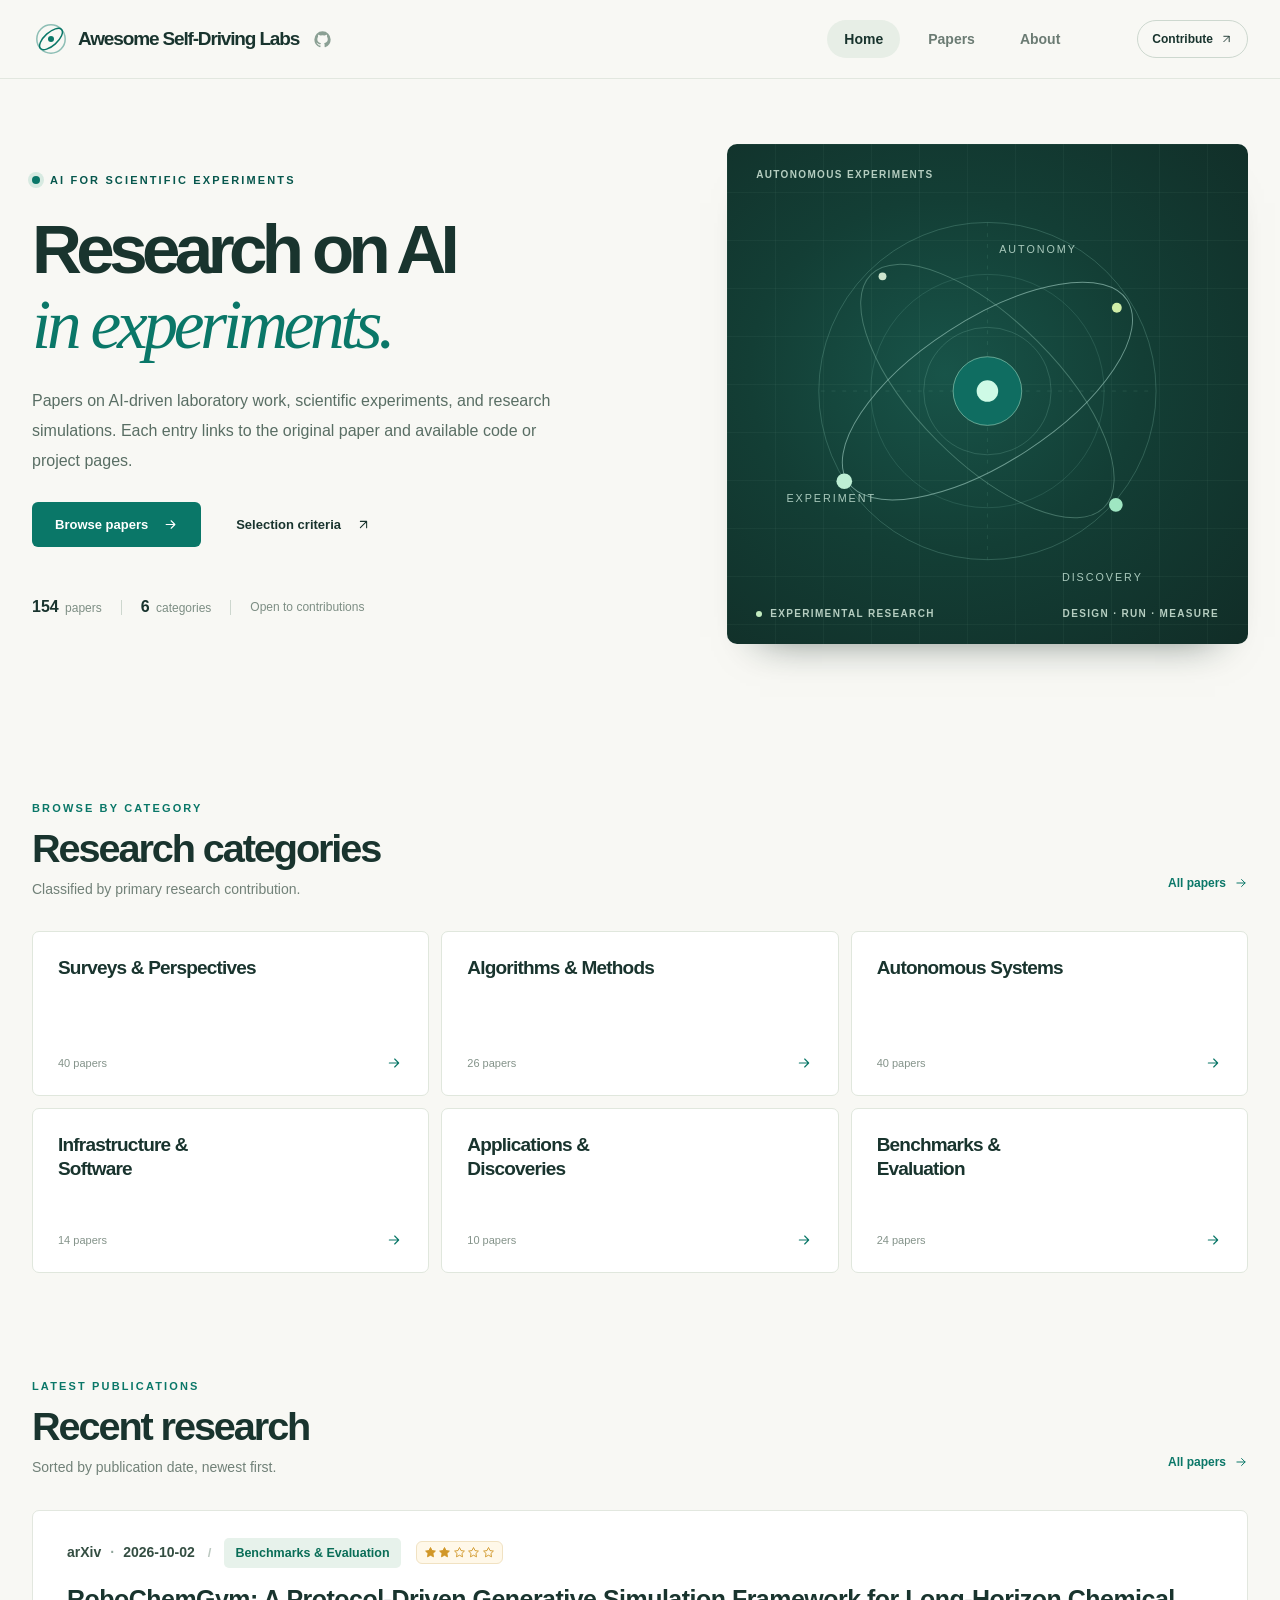
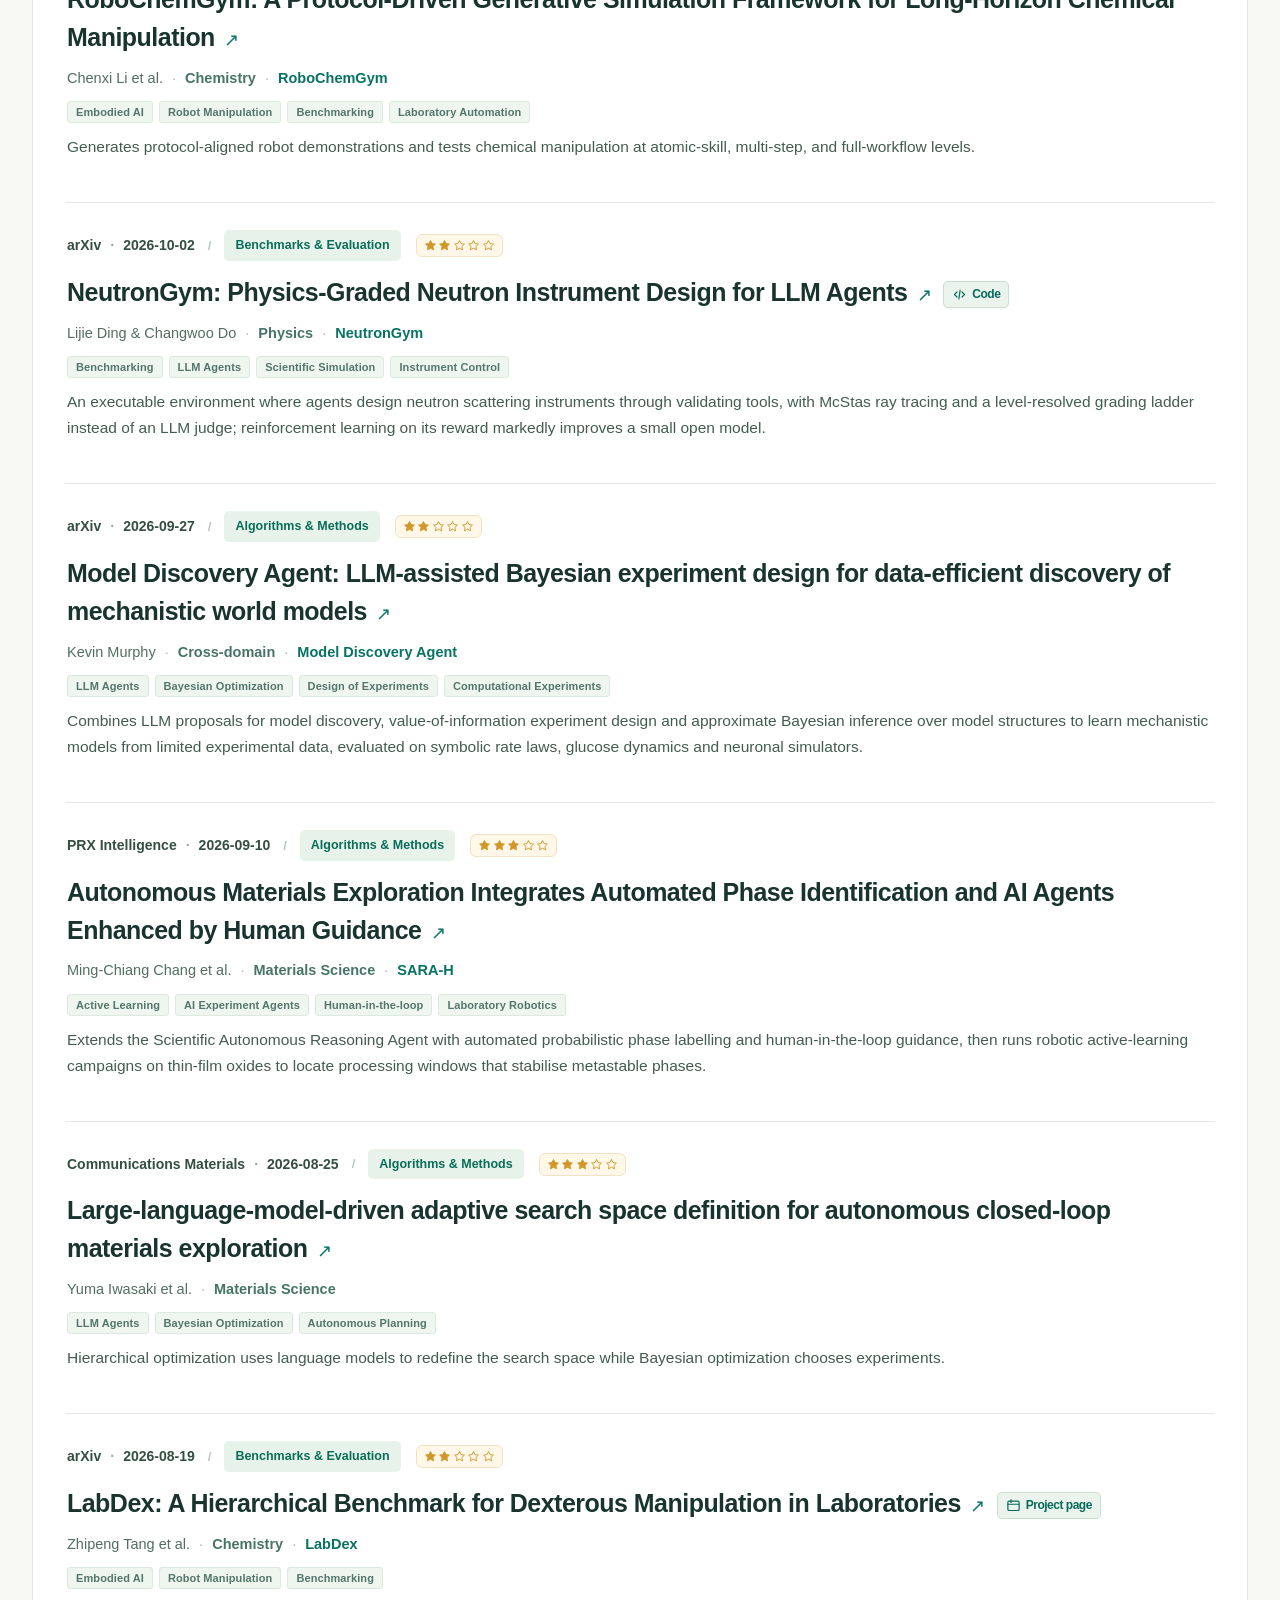
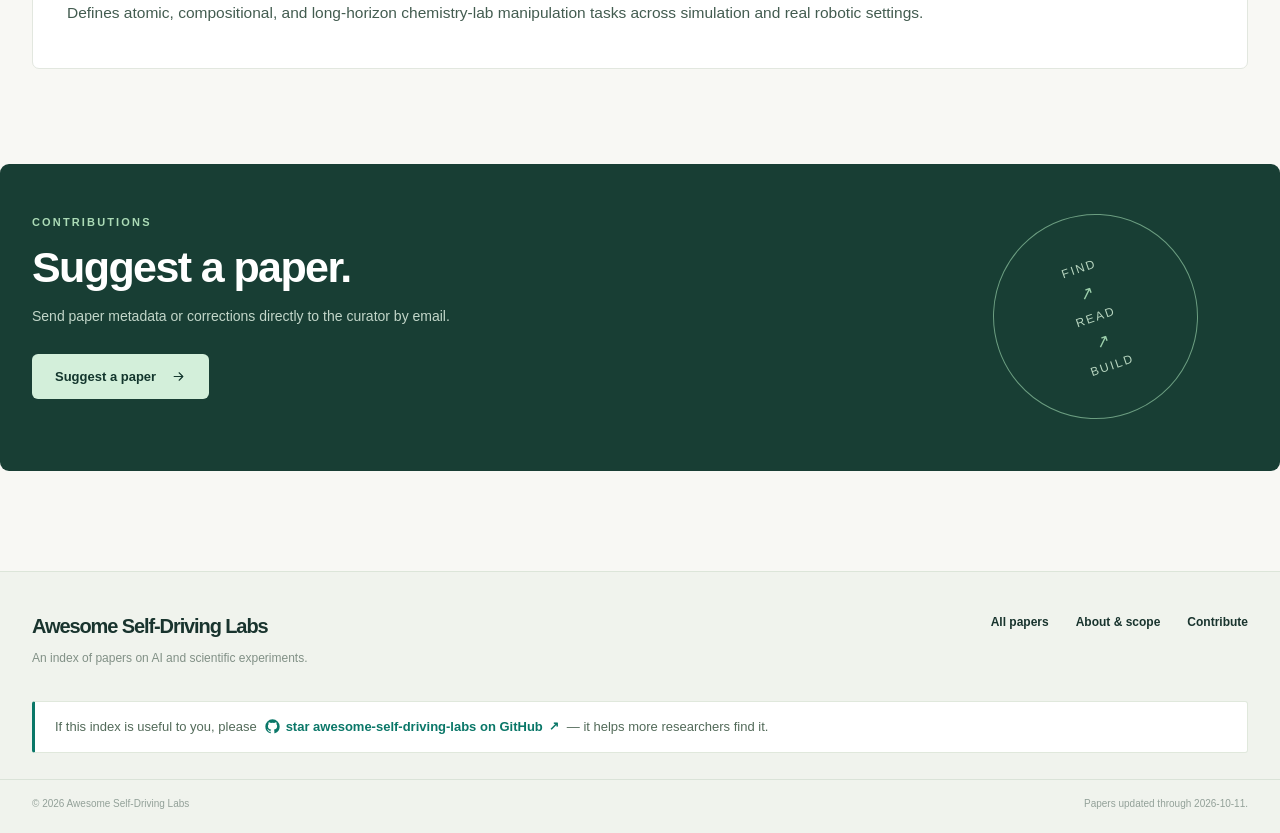
<file: index.html>
<!doctype html><html lang="en"><head><meta charset="utf-8"><meta name="viewport" content="width=device-width,initial-scale=1"><meta http-equiv="refresh" content="0;url=site/index.html"><title>Open Awesome Self-Driving Labs</title></head><body><p>Open the <a href="site/index.html">Awesome Self-Driving Labs website</a>.</p></body></html>
</file>
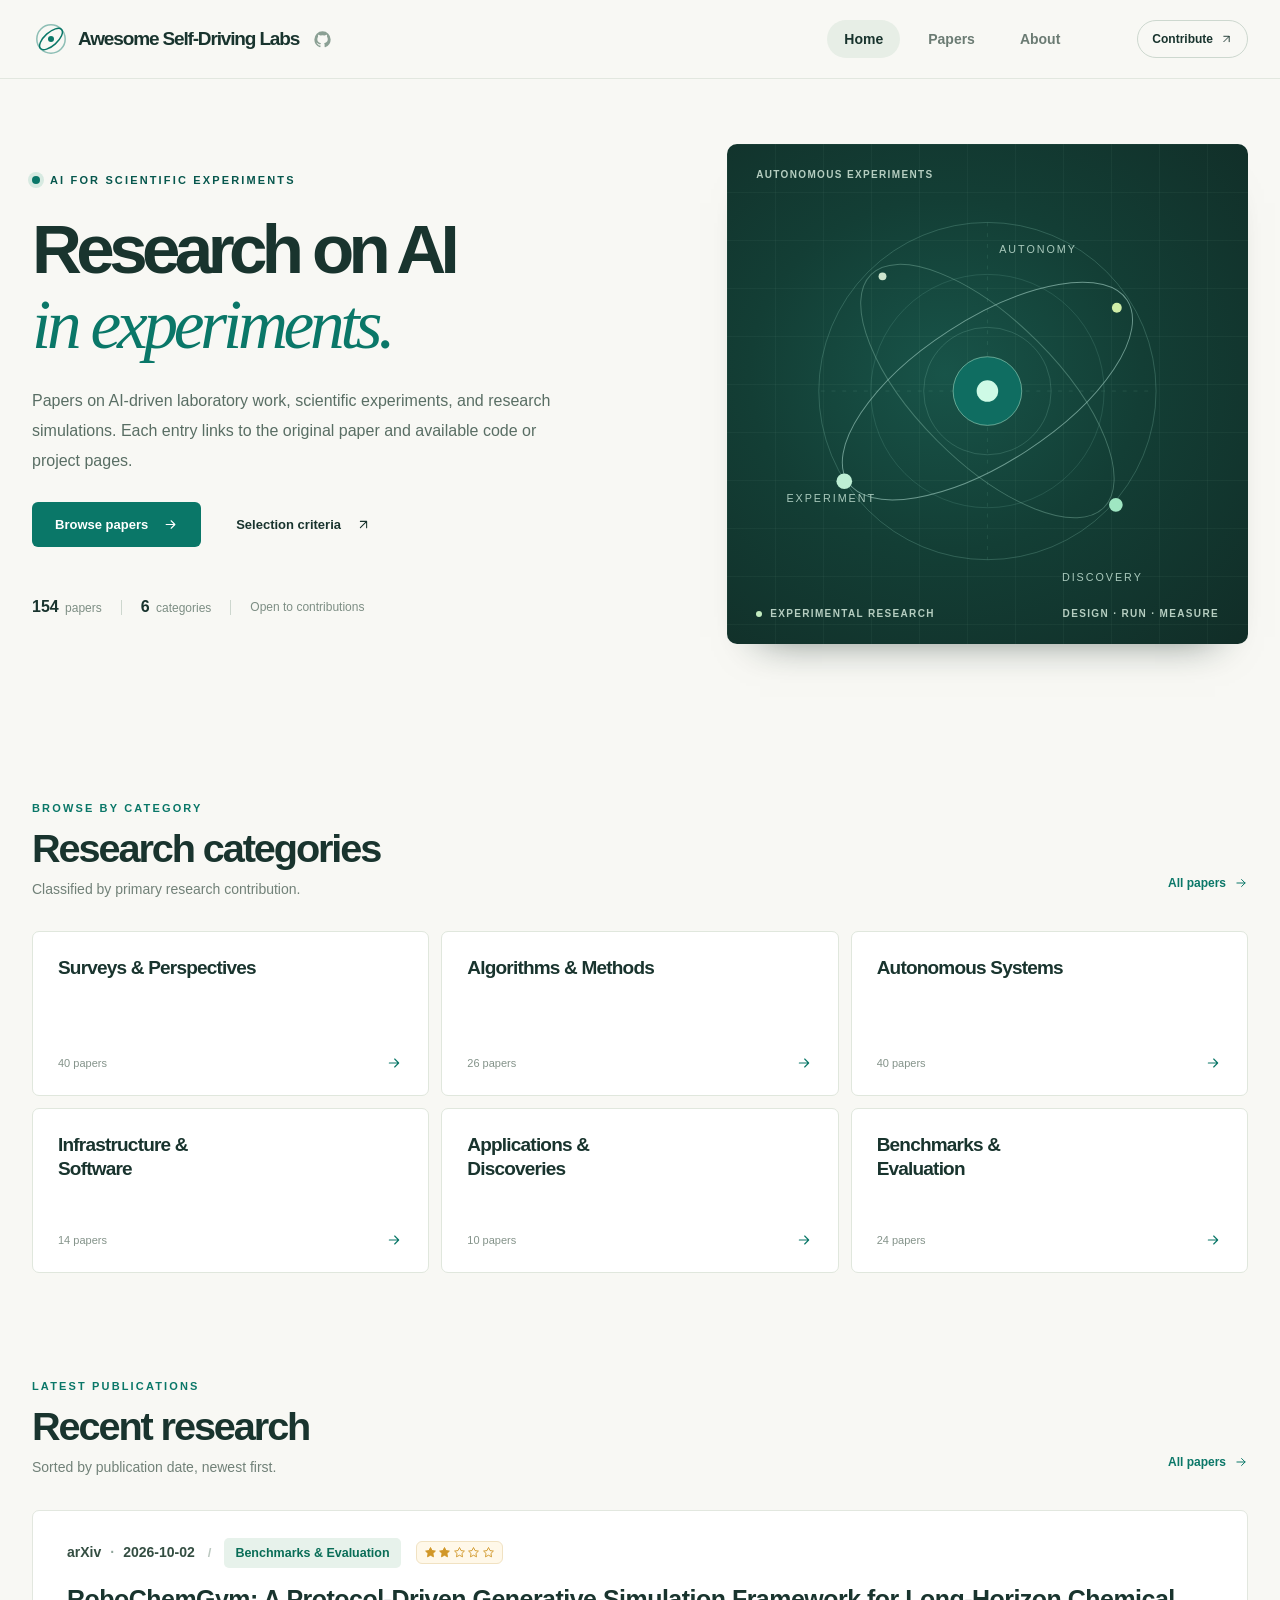
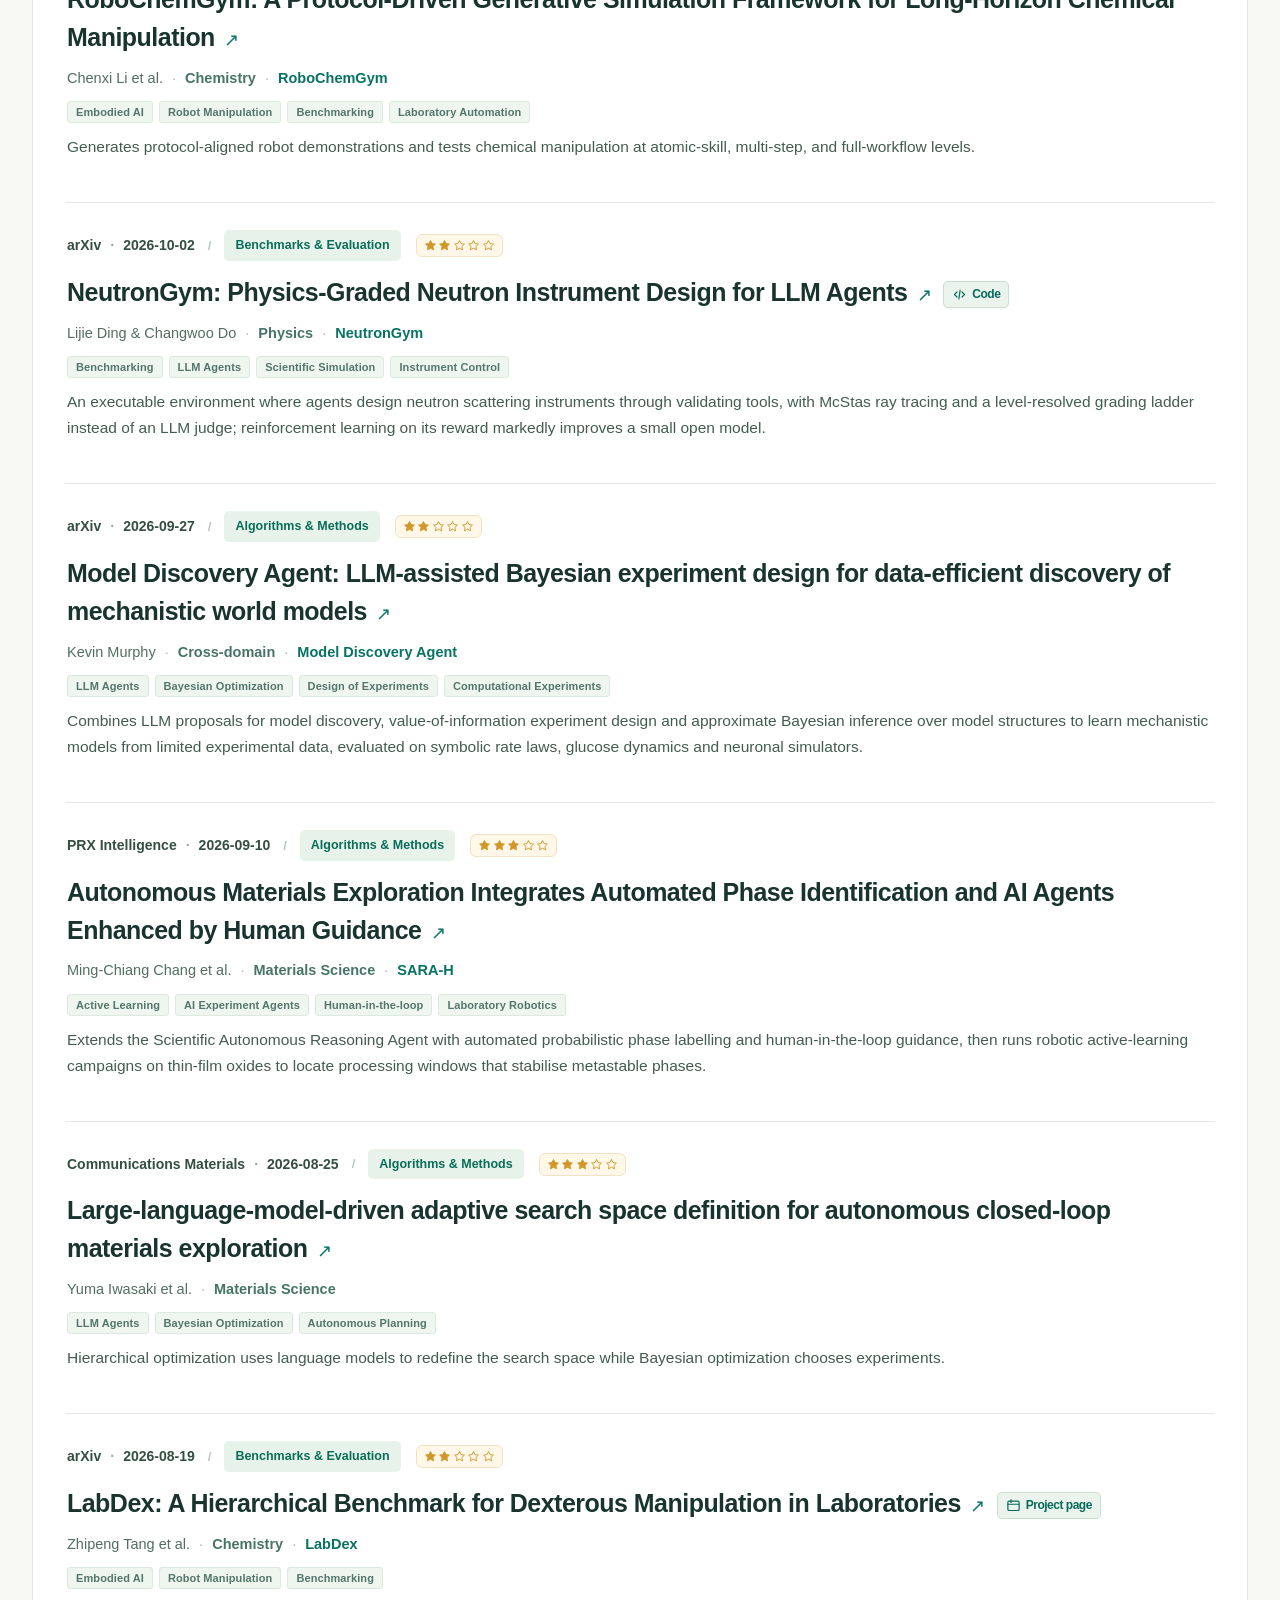
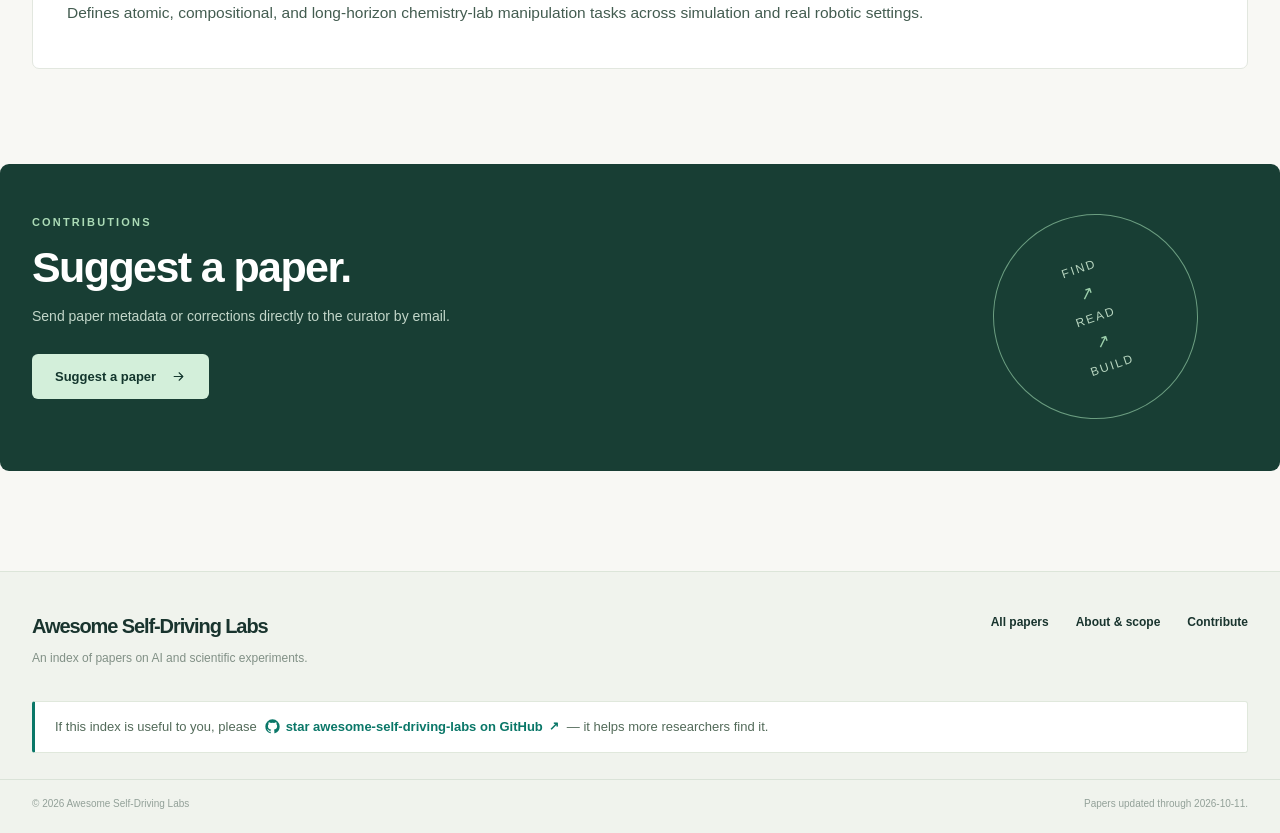
<file: site/index.html>
<!doctype html><html lang="en"><head><meta charset="utf-8"><meta name="viewport" content="width=device-width, initial-scale=1"><meta name="color-scheme" content="light"><title>AI and scientific experiments · Awesome Self-Driving Labs</title><meta name="description" content="A curated index of papers on AI for real and simulated scientific experiments, laboratory robotics, and self-driving laboratories."><meta property="og:title" content="AI and scientific experiments · Awesome Self-Driving Labs"><meta property="og:description" content="A curated index of papers on AI for real and simulated scientific experiments, laboratory robotics, and self-driving laboratories."><meta property="og:type" content="website"><link rel="icon" href="assets/img/favicon.svg" type="image/svg+xml"><link rel="stylesheet" href="assets/css/styles.css"></head><body><header class="site-header"><div class="nav-inner"><span class="brand-group"><a class="brand" href="index.html" aria-label="Awesome Self-Driving Labs homepage"><span class="brand-symbol" aria-hidden="true"><svg viewBox="0 0 38 38" fill="none"><circle cx="19" cy="19" r="14.2" stroke="currentColor" stroke-width="1.5" opacity=".45"/><ellipse cx="19" cy="19" rx="6.5" ry="14.2" stroke="currentColor" stroke-width="1.5" transform="rotate(48 19 19)"/><circle cx="19" cy="19" r="3" fill="currentColor"/></svg></span><span class="brand-text"><span class="brand-full">Awesome Self-Driving Labs</span><span class="brand-abbr">ASDL</span></span></a><a class="brand-repo" href="https://github.com/yumingccc/awesome-self-driving-labs" target="_blank" rel="noopener noreferrer" aria-label="Open the awesome-self-driving-labs repository on GitHub" title="awesome-self-driving-labs on GitHub"><svg class="ico" viewBox="0 0 24 24" fill="currentColor" aria-hidden="true"><path d="M12 .5A11.5 11.5 0 0 0 .5 12a11.5 11.5 0 0 0 7.86 10.92c.58.1.79-.25.79-.56v-2c-3.2.7-3.88-1.54-3.88-1.54-.53-1.34-1.29-1.7-1.29-1.7-1.05-.72.08-.7.08-.7 1.16.08 1.77 1.19 1.77 1.19 1.03 1.77 2.7 1.26 3.36.96.1-.75.4-1.26.73-1.55-2.55-.29-5.23-1.28-5.23-5.7 0-1.26.45-2.29 1.19-3.1-.12-.29-.52-1.46.11-3.05 0 0 .97-.31 3.18 1.18a11 11 0 0 1 5.79 0c2.2-1.49 3.17-1.18 3.17-1.18.63 1.59.23 2.76.12 3.05.74.81 1.18 1.84 1.18 3.1 0 4.43-2.69 5.4-5.25 5.69.41.36.78 1.06.78 2.14v3.17c0 .31.2.67.8.56A11.5 11.5 0 0 0 23.5 12 11.5 11.5 0 0 0 12 .5Z"/></svg></a></span><nav class="nav-links" aria-label="Primary"><a href="index.html" class="nav-link active" aria-current=page>Home</a><a href="papers.html" class="nav-link " >Papers</a><a href="about.html" class="nav-link " >About</a></nav><a class="nav-github" href="about.html#contribute">Contribute <svg class="ico" viewBox="0 0 24 24" fill="none" stroke="currentColor" stroke-width="1.7" stroke-linecap="round" stroke-linejoin="round" aria-hidden="true"><path d="M7 17 17 7M7 7h10v10"/></svg></a></div></header><main id="main"><section class="hero wrap"><div class="hero-copy"><div class="eyebrow hero-eyebrow"><span class="pulse-dot"></span> AI FOR SCIENTIFIC EXPERIMENTS</div><h1>Research on AI<br><em>in experiments.</em></h1><p class="hero-lede">Papers on AI-driven laboratory work, scientific experiments, and research simulations. Each entry links to the original paper and available code or project pages.</p><div class="hero-actions"><a href="papers.html" class="button button-primary">Browse papers <svg class="ico" viewBox="0 0 24 24" fill="none" stroke="currentColor" stroke-width="1.7" stroke-linecap="round" stroke-linejoin="round" aria-hidden="true"><path d="M5 12h14m-6-6 6 6-6 6"/></svg></a><a href="about.html" class="button button-quiet">Selection criteria <svg class="ico" viewBox="0 0 24 24" fill="none" stroke="currentColor" stroke-width="1.7" stroke-linecap="round" stroke-linejoin="round" aria-hidden="true"><path d="M7 17 17 7M7 7h10v10"/></svg></a></div><div class="hero-foot"><span><strong>154</strong> papers</span><span class="hero-foot-sep"></span><span><strong>6</strong> categories</span><span class="hero-foot-sep"></span><span>Open to contributions</span></div></div><div class="hero-graphic" aria-hidden="true"><div class="graphic-caption">AUTONOMOUS EXPERIMENTS</div><svg class="orbital" viewBox="0 0 500 510" fill="none"><circle cx="250" cy="252" r="172" stroke="#8CCBB9" stroke-opacity=".26"/><circle cx="250" cy="252" r="119" stroke="#8CCBB9" stroke-opacity=".17"/><circle cx="250" cy="252" r="65" stroke="#8CCBB9" stroke-opacity=".22"/><path d="M80 252H420M250 80V424" stroke="#8CCBB9" stroke-opacity=".13" stroke-dasharray="4 7"/><ellipse cx="250" cy="252" rx="170" ry="73" stroke="#A6D3C6" stroke-opacity=".6" transform="rotate(-33 250 252)"/><ellipse cx="250" cy="252" rx="168" ry="72" stroke="#9CD1BE" stroke-opacity=".35" transform="rotate(45 250 252)"/><circle cx="250" cy="252" r="35" fill="#0F6D61" stroke="#B8F1D7" stroke-opacity=".5"/><circle cx="250" cy="252" r="11" fill="#CEFAE6"/><circle cx="104" cy="344" r="8" fill="#BDEFD4"/><circle cx="382" cy="167" r="5" fill="#D0EEA8"/><circle cx="381" cy="368" r="7" fill="#9FE6C2"/><circle cx="143" cy="135" r="4" fill="#CDE5CE"/><text x="262" y="111" font-size="11" fill="#A9C9BC" letter-spacing="2">AUTONOMY</text><text x="45" y="365" font-size="11" fill="#A9C9BC" letter-spacing="2">EXPERIMENT</text><text x="326" y="446" font-size="11" fill="#A9C9BC" letter-spacing="2">DISCOVERY</text></svg><div class="graphic-bottom"><span class="graphic-live"><span class="tiny-dot"></span> EXPERIMENTAL RESEARCH</span><span>DESIGN · RUN · MEASURE</span></div></div></section>
<section class="content-section wrap"><div class="section-head"><div><p class="eyebrow">BROWSE BY CATEGORY</p><h2>Research categories</h2><p class=section-sub>Classified by primary research contribution.</p></div><a class="text-link" href="papers.html">All papers <svg class="ico" viewBox="0 0 24 24" fill="none" stroke="currentColor" stroke-width="1.7" stroke-linecap="round" stroke-linejoin="round" aria-hidden="true"><path d="M5 12h14m-6-6 6 6-6 6"/></svg></a></div><div class="category-grid"><a class="category-tile" href="papers.html?category=surveys"><span class="category-name">Surveys &amp; Perspectives</span><span class="category-end">40 papers <svg class="ico" viewBox="0 0 24 24" fill="none" stroke="currentColor" stroke-width="1.7" stroke-linecap="round" stroke-linejoin="round" aria-hidden="true"><path d="M5 12h14m-6-6 6 6-6 6"/></svg></span></a><a class="category-tile" href="papers.html?category=methods"><span class="category-name">Algorithms &amp; Methods</span><span class="category-end">26 papers <svg class="ico" viewBox="0 0 24 24" fill="none" stroke="currentColor" stroke-width="1.7" stroke-linecap="round" stroke-linejoin="round" aria-hidden="true"><path d="M5 12h14m-6-6 6 6-6 6"/></svg></span></a><a class="category-tile" href="papers.html?category=systems"><span class="category-name">Autonomous Systems</span><span class="category-end">40 papers <svg class="ico" viewBox="0 0 24 24" fill="none" stroke="currentColor" stroke-width="1.7" stroke-linecap="round" stroke-linejoin="round" aria-hidden="true"><path d="M5 12h14m-6-6 6 6-6 6"/></svg></span></a><a class="category-tile" href="papers.html?category=infrastructure"><span class="category-name">Infrastructure &amp; Software</span><span class="category-end">14 papers <svg class="ico" viewBox="0 0 24 24" fill="none" stroke="currentColor" stroke-width="1.7" stroke-linecap="round" stroke-linejoin="round" aria-hidden="true"><path d="M5 12h14m-6-6 6 6-6 6"/></svg></span></a><a class="category-tile" href="papers.html?category=applications"><span class="category-name">Applications &amp; Discoveries</span><span class="category-end">10 papers <svg class="ico" viewBox="0 0 24 24" fill="none" stroke="currentColor" stroke-width="1.7" stroke-linecap="round" stroke-linejoin="round" aria-hidden="true"><path d="M5 12h14m-6-6 6 6-6 6"/></svg></span></a><a class="category-tile" href="papers.html?category=benchmarks"><span class="category-name">Benchmarks &amp; Evaluation</span><span class="category-end">24 papers <svg class="ico" viewBox="0 0 24 24" fill="none" stroke="currentColor" stroke-width="1.7" stroke-linecap="round" stroke-linejoin="round" aria-hidden="true"><path d="M5 12h14m-6-6 6 6-6 6"/></svg></span></a></div></section>
<section class="content-section wrap latest-section"><div class="section-head"><div><p class="eyebrow">LATEST PUBLICATIONS</p><h2>Recent research</h2><p class=section-sub>Sorted by publication date, newest first.</p></div><a class="text-link" href="papers.html?sort=newest">All papers <svg class="ico" viewBox="0 0 24 24" fill="none" stroke="currentColor" stroke-width="1.7" stroke-linecap="round" stroke-linejoin="round" aria-hidden="true"><path d="M5 12h14m-6-6 6 6-6 6"/></svg></a></div><div class="recent-paper-list"><article class="paper-card paper-card-compact" data-id="li-2026-robochemgym" data-category="benchmarks" data-publication="arXiv" data-publication-group="arxiv" data-domains="chemistry" data-topics="embodied-ai|robot-manipulation|benchmarking|lab-automation" data-scope="enabling" data-year="2026" data-date="2026-10-02" data-added="2026-10-11" data-value="2"><div class="paper-content"><div class="paper-overline"><span class="publication-line">arXiv <span class="pub-separator">·</span> <time datetime="2026-10-02">2026-10-02</time></span><span class="meta-split">/</span><span class="class-label">Benchmarks &amp; Evaluation</span><span class="value-stars" role="img" aria-label="Research value: 2 of 5 stars" title="Curatorial research value: 2/5 — see About for the rubric"><svg viewBox="0 0 24 24" aria-hidden="true" class="star-svg" fill="currentColor" stroke="currentColor" stroke-width="1.7" stroke-linejoin="round"><path d="m12 2.8 2.8 5.65 6.23.91-4.51 4.4 1.06 6.21L12 17.03l-5.58 2.94 1.06-6.21-4.51-4.4 6.23-.91L12 2.8Z"/></svg><svg viewBox="0 0 24 24" aria-hidden="true" class="star-svg" fill="currentColor" stroke="currentColor" stroke-width="1.7" stroke-linejoin="round"><path d="m12 2.8 2.8 5.65 6.23.91-4.51 4.4 1.06 6.21L12 17.03l-5.58 2.94 1.06-6.21-4.51-4.4 6.23-.91L12 2.8Z"/></svg><svg viewBox="0 0 24 24" aria-hidden="true" class="star-svg" fill="none" stroke="currentColor" stroke-width="1.7" stroke-linejoin="round"><path d="m12 2.8 2.8 5.65 6.23.91-4.51 4.4 1.06 6.21L12 17.03l-5.58 2.94 1.06-6.21-4.51-4.4 6.23-.91L12 2.8Z"/></svg><svg viewBox="0 0 24 24" aria-hidden="true" class="star-svg" fill="none" stroke="currentColor" stroke-width="1.7" stroke-linejoin="round"><path d="m12 2.8 2.8 5.65 6.23.91-4.51 4.4 1.06 6.21L12 17.03l-5.58 2.94 1.06-6.21-4.51-4.4 6.23-.91L12 2.8Z"/></svg><svg viewBox="0 0 24 24" aria-hidden="true" class="star-svg" fill="none" stroke="currentColor" stroke-width="1.7" stroke-linejoin="round"><path d="m12 2.8 2.8 5.65 6.23.91-4.51 4.4 1.06 6.21L12 17.03l-5.58 2.94 1.06-6.21-4.51-4.4 6.23-.91L12 2.8Z"/></svg></span></div><h3 class="paper-title"><a class="paper-main-title" href="https://arxiv.org/abs/2610.02708" target="_blank" rel="noopener noreferrer">RoboChemGym: A Protocol-Driven Generative Simulation Framework for Long-Horizon Chemical Manipulation <span class="title-outbound" aria-hidden="true">↗</span></a></h3><p class="paper-authors">Chenxi Li et al. <span class="author-divider">·</span> <span class="paper-domains">Chemistry</span> <span class="author-divider">·</span> <span class="paper-method" title="Named method or platform">RoboChemGym</span></p><div class="topic-row"><span class="topic">Embodied AI</span><span class="topic">Robot Manipulation</span><span class="topic">Benchmarking</span><span class="topic">Laboratory Automation</span></div><p class="paper-desc">Generates protocol-aligned robot demonstrations and tests chemical manipulation at atomic-skill, multi-step, and full-workflow levels.</p></div></article><article class="paper-card paper-card-compact" data-id="neutrongym-physics-graded-neutron-instrument-design-for-llm-agents" data-category="benchmarks" data-publication="arXiv" data-publication-group="arxiv" data-domains="physics" data-topics="benchmarking|llm-agents|scientific-simulation|instrument-control" data-scope="enabling" data-year="2026" data-date="2026-10-02" data-added="2026-10-11" data-value="2"><div class="paper-content"><div class="paper-overline"><span class="publication-line">arXiv <span class="pub-separator">·</span> <time datetime="2026-10-02">2026-10-02</time></span><span class="meta-split">/</span><span class="class-label">Benchmarks &amp; Evaluation</span><span class="value-stars" role="img" aria-label="Research value: 2 of 5 stars" title="Curatorial research value: 2/5 — see About for the rubric"><svg viewBox="0 0 24 24" aria-hidden="true" class="star-svg" fill="currentColor" stroke="currentColor" stroke-width="1.7" stroke-linejoin="round"><path d="m12 2.8 2.8 5.65 6.23.91-4.51 4.4 1.06 6.21L12 17.03l-5.58 2.94 1.06-6.21-4.51-4.4 6.23-.91L12 2.8Z"/></svg><svg viewBox="0 0 24 24" aria-hidden="true" class="star-svg" fill="currentColor" stroke="currentColor" stroke-width="1.7" stroke-linejoin="round"><path d="m12 2.8 2.8 5.65 6.23.91-4.51 4.4 1.06 6.21L12 17.03l-5.58 2.94 1.06-6.21-4.51-4.4 6.23-.91L12 2.8Z"/></svg><svg viewBox="0 0 24 24" aria-hidden="true" class="star-svg" fill="none" stroke="currentColor" stroke-width="1.7" stroke-linejoin="round"><path d="m12 2.8 2.8 5.65 6.23.91-4.51 4.4 1.06 6.21L12 17.03l-5.58 2.94 1.06-6.21-4.51-4.4 6.23-.91L12 2.8Z"/></svg><svg viewBox="0 0 24 24" aria-hidden="true" class="star-svg" fill="none" stroke="currentColor" stroke-width="1.7" stroke-linejoin="round"><path d="m12 2.8 2.8 5.65 6.23.91-4.51 4.4 1.06 6.21L12 17.03l-5.58 2.94 1.06-6.21-4.51-4.4 6.23-.91L12 2.8Z"/></svg><svg viewBox="0 0 24 24" aria-hidden="true" class="star-svg" fill="none" stroke="currentColor" stroke-width="1.7" stroke-linejoin="round"><path d="m12 2.8 2.8 5.65 6.23.91-4.51 4.4 1.06 6.21L12 17.03l-5.58 2.94 1.06-6.21-4.51-4.4 6.23-.91L12 2.8Z"/></svg></span></div><h3 class="paper-title"><a class="paper-main-title" href="https://arxiv.org/abs/2610.03631" target="_blank" rel="noopener noreferrer">NeutronGym: Physics-Graded Neutron Instrument Design for LLM Agents <span class="title-outbound" aria-hidden="true">↗</span></a><span class="title-resources"><a class="resource-link" href="https://github.com/ljding94/NeutronGym" target="_blank" rel="noopener noreferrer"><svg viewBox="0 0 24 24" fill="none" stroke="currentColor" stroke-width="1.9" stroke-linecap="round" stroke-linejoin="round" aria-hidden="true"><path d="m8 8-4 4 4 4m8-8 4 4-4 4m-3-11-2 14"/></svg><span>Code</span><span class="resource-outbound" aria-hidden="true">↗</span></a></span></h3><p class="paper-authors">Lijie Ding &amp; Changwoo Do <span class="author-divider">·</span> <span class="paper-domains">Physics</span> <span class="author-divider">·</span> <span class="paper-method" title="Named method or platform">NeutronGym</span></p><div class="topic-row"><span class="topic">Benchmarking</span><span class="topic">LLM Agents</span><span class="topic">Scientific Simulation</span><span class="topic">Instrument Control</span></div><p class="paper-desc">An executable environment where agents design neutron scattering instruments through validating tools, with McStas ray tracing and a level-resolved grading ladder instead of an LLM judge; reinforcement learning on its reward markedly improves a small open model.</p></div></article><article class="paper-card paper-card-compact" data-id="model-discovery-agent-llm-bayesian-experiment-design" data-category="methods" data-publication="arXiv" data-publication-group="arxiv" data-domains="cross-domain" data-topics="llm-agents|bayesian-optimization|design-of-experiments|computational-experiments" data-scope="enabling" data-year="2026" data-date="2026-09-27" data-added="2026-10-11" data-value="2"><div class="paper-content"><div class="paper-overline"><span class="publication-line">arXiv <span class="pub-separator">·</span> <time datetime="2026-09-27">2026-09-27</time></span><span class="meta-split">/</span><span class="class-label">Algorithms &amp; Methods</span><span class="value-stars" role="img" aria-label="Research value: 2 of 5 stars" title="Curatorial research value: 2/5 — see About for the rubric"><svg viewBox="0 0 24 24" aria-hidden="true" class="star-svg" fill="currentColor" stroke="currentColor" stroke-width="1.7" stroke-linejoin="round"><path d="m12 2.8 2.8 5.65 6.23.91-4.51 4.4 1.06 6.21L12 17.03l-5.58 2.94 1.06-6.21-4.51-4.4 6.23-.91L12 2.8Z"/></svg><svg viewBox="0 0 24 24" aria-hidden="true" class="star-svg" fill="currentColor" stroke="currentColor" stroke-width="1.7" stroke-linejoin="round"><path d="m12 2.8 2.8 5.65 6.23.91-4.51 4.4 1.06 6.21L12 17.03l-5.58 2.94 1.06-6.21-4.51-4.4 6.23-.91L12 2.8Z"/></svg><svg viewBox="0 0 24 24" aria-hidden="true" class="star-svg" fill="none" stroke="currentColor" stroke-width="1.7" stroke-linejoin="round"><path d="m12 2.8 2.8 5.65 6.23.91-4.51 4.4 1.06 6.21L12 17.03l-5.58 2.94 1.06-6.21-4.51-4.4 6.23-.91L12 2.8Z"/></svg><svg viewBox="0 0 24 24" aria-hidden="true" class="star-svg" fill="none" stroke="currentColor" stroke-width="1.7" stroke-linejoin="round"><path d="m12 2.8 2.8 5.65 6.23.91-4.51 4.4 1.06 6.21L12 17.03l-5.58 2.94 1.06-6.21-4.51-4.4 6.23-.91L12 2.8Z"/></svg><svg viewBox="0 0 24 24" aria-hidden="true" class="star-svg" fill="none" stroke="currentColor" stroke-width="1.7" stroke-linejoin="round"><path d="m12 2.8 2.8 5.65 6.23.91-4.51 4.4 1.06 6.21L12 17.03l-5.58 2.94 1.06-6.21-4.51-4.4 6.23-.91L12 2.8Z"/></svg></span></div><h3 class="paper-title"><a class="paper-main-title" href="https://arxiv.org/abs/2608.09696" target="_blank" rel="noopener noreferrer">Model Discovery Agent: LLM-assisted Bayesian experiment design for data-efficient discovery of mechanistic world models <span class="title-outbound" aria-hidden="true">↗</span></a></h3><p class="paper-authors">Kevin Murphy <span class="author-divider">·</span> <span class="paper-domains">Cross-domain</span> <span class="author-divider">·</span> <span class="paper-method" title="Named method or platform">Model Discovery Agent</span></p><div class="topic-row"><span class="topic">LLM Agents</span><span class="topic">Bayesian Optimization</span><span class="topic">Design of Experiments</span><span class="topic">Computational Experiments</span></div><p class="paper-desc">Combines LLM proposals for model discovery, value-of-information experiment design and approximate Bayesian inference over model structures to learn mechanistic models from limited experimental data, evaluated on symbolic rate laws, glucose dynamics and neuronal simulators.</p></div></article><article class="paper-card paper-card-compact" data-id="autonomous-materials-exploration-automated-phase-identification-ai-agents" data-category="methods" data-publication="PRX Intelligence" data-publication-group="other" data-domains="materials" data-topics="active-learning|ai-experiment-agents|human-in-the-loop|robotics" data-scope="core" data-year="2026" data-date="2026-09-10" data-added="2026-10-11" data-value="3"><div class="paper-content"><div class="paper-overline"><span class="publication-line">PRX Intelligence <span class="pub-separator">·</span> <time datetime="2026-09-10">2026-09-10</time></span><span class="meta-split">/</span><span class="class-label">Algorithms &amp; Methods</span><span class="value-stars" role="img" aria-label="Research value: 3 of 5 stars" title="Curatorial research value: 3/5 — see About for the rubric"><svg viewBox="0 0 24 24" aria-hidden="true" class="star-svg" fill="currentColor" stroke="currentColor" stroke-width="1.7" stroke-linejoin="round"><path d="m12 2.8 2.8 5.65 6.23.91-4.51 4.4 1.06 6.21L12 17.03l-5.58 2.94 1.06-6.21-4.51-4.4 6.23-.91L12 2.8Z"/></svg><svg viewBox="0 0 24 24" aria-hidden="true" class="star-svg" fill="currentColor" stroke="currentColor" stroke-width="1.7" stroke-linejoin="round"><path d="m12 2.8 2.8 5.65 6.23.91-4.51 4.4 1.06 6.21L12 17.03l-5.58 2.94 1.06-6.21-4.51-4.4 6.23-.91L12 2.8Z"/></svg><svg viewBox="0 0 24 24" aria-hidden="true" class="star-svg" fill="currentColor" stroke="currentColor" stroke-width="1.7" stroke-linejoin="round"><path d="m12 2.8 2.8 5.65 6.23.91-4.51 4.4 1.06 6.21L12 17.03l-5.58 2.94 1.06-6.21-4.51-4.4 6.23-.91L12 2.8Z"/></svg><svg viewBox="0 0 24 24" aria-hidden="true" class="star-svg" fill="none" stroke="currentColor" stroke-width="1.7" stroke-linejoin="round"><path d="m12 2.8 2.8 5.65 6.23.91-4.51 4.4 1.06 6.21L12 17.03l-5.58 2.94 1.06-6.21-4.51-4.4 6.23-.91L12 2.8Z"/></svg><svg viewBox="0 0 24 24" aria-hidden="true" class="star-svg" fill="none" stroke="currentColor" stroke-width="1.7" stroke-linejoin="round"><path d="m12 2.8 2.8 5.65 6.23.91-4.51 4.4 1.06 6.21L12 17.03l-5.58 2.94 1.06-6.21-4.51-4.4 6.23-.91L12 2.8Z"/></svg></span></div><h3 class="paper-title"><a class="paper-main-title" href="https://doi.org/10.1103/c362-349b" target="_blank" rel="noopener noreferrer">Autonomous Materials Exploration Integrates Automated Phase Identification and AI Agents Enhanced by Human Guidance <span class="title-outbound" aria-hidden="true">↗</span></a></h3><p class="paper-authors">Ming-Chiang Chang et al. <span class="author-divider">·</span> <span class="paper-domains">Materials Science</span> <span class="author-divider">·</span> <span class="paper-method" title="Named method or platform">SARA-H</span></p><div class="topic-row"><span class="topic">Active Learning</span><span class="topic">AI Experiment Agents</span><span class="topic">Human-in-the-loop</span><span class="topic">Laboratory Robotics</span></div><p class="paper-desc">Extends the Scientific Autonomous Reasoning Agent with automated probabilistic phase labelling and human-in-the-loop guidance, then runs robotic active-learning campaigns on thin-film oxides to locate processing windows that stabilise metastable phases.</p></div></article><article class="paper-card paper-card-compact" data-id="large-language-model-driven-adaptive-search-space-definition-for-autonomous-cl" data-category="methods" data-publication="Communications Materials" data-publication-group="nature" data-domains="materials" data-topics="llm-agents|bayesian-optimization|autonomous-planning" data-scope="core" data-year="2026" data-date="2026-08-25" data-added="2026-10-11" data-value="3"><div class="paper-content"><div class="paper-overline"><span class="publication-line">Communications Materials <span class="pub-separator">·</span> <time datetime="2026-08-25">2026-08-25</time></span><span class="meta-split">/</span><span class="class-label">Algorithms &amp; Methods</span><span class="value-stars" role="img" aria-label="Research value: 3 of 5 stars" title="Curatorial research value: 3/5 — see About for the rubric"><svg viewBox="0 0 24 24" aria-hidden="true" class="star-svg" fill="currentColor" stroke="currentColor" stroke-width="1.7" stroke-linejoin="round"><path d="m12 2.8 2.8 5.65 6.23.91-4.51 4.4 1.06 6.21L12 17.03l-5.58 2.94 1.06-6.21-4.51-4.4 6.23-.91L12 2.8Z"/></svg><svg viewBox="0 0 24 24" aria-hidden="true" class="star-svg" fill="currentColor" stroke="currentColor" stroke-width="1.7" stroke-linejoin="round"><path d="m12 2.8 2.8 5.65 6.23.91-4.51 4.4 1.06 6.21L12 17.03l-5.58 2.94 1.06-6.21-4.51-4.4 6.23-.91L12 2.8Z"/></svg><svg viewBox="0 0 24 24" aria-hidden="true" class="star-svg" fill="currentColor" stroke="currentColor" stroke-width="1.7" stroke-linejoin="round"><path d="m12 2.8 2.8 5.65 6.23.91-4.51 4.4 1.06 6.21L12 17.03l-5.58 2.94 1.06-6.21-4.51-4.4 6.23-.91L12 2.8Z"/></svg><svg viewBox="0 0 24 24" aria-hidden="true" class="star-svg" fill="none" stroke="currentColor" stroke-width="1.7" stroke-linejoin="round"><path d="m12 2.8 2.8 5.65 6.23.91-4.51 4.4 1.06 6.21L12 17.03l-5.58 2.94 1.06-6.21-4.51-4.4 6.23-.91L12 2.8Z"/></svg><svg viewBox="0 0 24 24" aria-hidden="true" class="star-svg" fill="none" stroke="currentColor" stroke-width="1.7" stroke-linejoin="round"><path d="m12 2.8 2.8 5.65 6.23.91-4.51 4.4 1.06 6.21L12 17.03l-5.58 2.94 1.06-6.21-4.51-4.4 6.23-.91L12 2.8Z"/></svg></span></div><h3 class="paper-title"><a class="paper-main-title" href="https://doi.org/10.1038/s43246-026-01304-9" target="_blank" rel="noopener noreferrer">Large-language-model-driven adaptive search space definition for autonomous closed-loop materials exploration <span class="title-outbound" aria-hidden="true">↗</span></a></h3><p class="paper-authors">Yuma Iwasaki et al. <span class="author-divider">·</span> <span class="paper-domains">Materials Science</span></p><div class="topic-row"><span class="topic">LLM Agents</span><span class="topic">Bayesian Optimization</span><span class="topic">Autonomous Planning</span></div><p class="paper-desc">Hierarchical optimization uses language models to redefine the search space while Bayesian optimization chooses experiments.</p></div></article><article class="paper-card paper-card-compact" data-id="tang-2026-labdex" data-category="benchmarks" data-publication="arXiv" data-publication-group="arxiv" data-domains="chemistry" data-topics="embodied-ai|robot-manipulation|benchmarking" data-scope="enabling" data-year="2026" data-date="2026-08-19" data-added="2026-10-11" data-value="2"><div class="paper-content"><div class="paper-overline"><span class="publication-line">arXiv <span class="pub-separator">·</span> <time datetime="2026-08-19">2026-08-19</time></span><span class="meta-split">/</span><span class="class-label">Benchmarks &amp; Evaluation</span><span class="value-stars" role="img" aria-label="Research value: 2 of 5 stars" title="Curatorial research value: 2/5 — see About for the rubric"><svg viewBox="0 0 24 24" aria-hidden="true" class="star-svg" fill="currentColor" stroke="currentColor" stroke-width="1.7" stroke-linejoin="round"><path d="m12 2.8 2.8 5.65 6.23.91-4.51 4.4 1.06 6.21L12 17.03l-5.58 2.94 1.06-6.21-4.51-4.4 6.23-.91L12 2.8Z"/></svg><svg viewBox="0 0 24 24" aria-hidden="true" class="star-svg" fill="currentColor" stroke="currentColor" stroke-width="1.7" stroke-linejoin="round"><path d="m12 2.8 2.8 5.65 6.23.91-4.51 4.4 1.06 6.21L12 17.03l-5.58 2.94 1.06-6.21-4.51-4.4 6.23-.91L12 2.8Z"/></svg><svg viewBox="0 0 24 24" aria-hidden="true" class="star-svg" fill="none" stroke="currentColor" stroke-width="1.7" stroke-linejoin="round"><path d="m12 2.8 2.8 5.65 6.23.91-4.51 4.4 1.06 6.21L12 17.03l-5.58 2.94 1.06-6.21-4.51-4.4 6.23-.91L12 2.8Z"/></svg><svg viewBox="0 0 24 24" aria-hidden="true" class="star-svg" fill="none" stroke="currentColor" stroke-width="1.7" stroke-linejoin="round"><path d="m12 2.8 2.8 5.65 6.23.91-4.51 4.4 1.06 6.21L12 17.03l-5.58 2.94 1.06-6.21-4.51-4.4 6.23-.91L12 2.8Z"/></svg><svg viewBox="0 0 24 24" aria-hidden="true" class="star-svg" fill="none" stroke="currentColor" stroke-width="1.7" stroke-linejoin="round"><path d="m12 2.8 2.8 5.65 6.23.91-4.51 4.4 1.06 6.21L12 17.03l-5.58 2.94 1.06-6.21-4.51-4.4 6.23-.91L12 2.8Z"/></svg></span></div><h3 class="paper-title"><a class="paper-main-title" href="https://arxiv.org/abs/2608.18618" target="_blank" rel="noopener noreferrer">LabDex: A Hierarchical Benchmark for Dexterous Manipulation in Laboratories <span class="title-outbound" aria-hidden="true">↗</span></a><span class="title-resources"><a class="resource-link" href="https://zhipeng-tang.github.io/LabDex/" target="_blank" rel="noopener noreferrer"><svg viewBox="0 0 24 24" fill="none" stroke="currentColor" stroke-width="1.9" stroke-linecap="round" stroke-linejoin="round" aria-hidden="true"><rect x="3" y="5" width="18" height="15" rx="2"/><path d="M3 10h18M8 3v4"/></svg><span>Project page</span><span class="resource-outbound" aria-hidden="true">↗</span></a></span></h3><p class="paper-authors">Zhipeng Tang et al. <span class="author-divider">·</span> <span class="paper-domains">Chemistry</span> <span class="author-divider">·</span> <span class="paper-method" title="Named method or platform">LabDex</span></p><div class="topic-row"><span class="topic">Embodied AI</span><span class="topic">Robot Manipulation</span><span class="topic">Benchmarking</span></div><p class="paper-desc">Defines atomic, compositional, and long-horizon chemistry-lab manipulation tasks across simulation and real robotic settings.</p></div></article></div></section>
<section class="wrap cta-section"><div><p class="eyebrow">CONTRIBUTIONS</p><h2>Suggest a paper.</h2><p>Send paper metadata or corrections directly to the curator by email.</p><a href="about.html#contribute" class="button button-light">Suggest a paper <svg class="ico" viewBox="0 0 24 24" fill="none" stroke="currentColor" stroke-width="1.7" stroke-linecap="round" stroke-linejoin="round" aria-hidden="true"><path d="M5 12h14m-6-6 6 6-6 6"/></svg></a></div><div class="cta-graphic" aria-hidden="true"><span>FIND</span><i>↗</i><span>READ</span><i>↗</i><span>BUILD</span></div></section></main><footer class="site-footer"><div class="footer-inner"><div><span class="footer-brand">Awesome Self-Driving Labs</span><p>An index of papers on AI and scientific experiments.</p></div><div class="footer-right"><a href="papers.html">All papers</a><a href="about.html">About & scope</a><a href="about.html#contribute">Contribute</a></div></div><div class="footer-star"><p>If this index is useful to you, please <a href="https://github.com/yumingccc/awesome-self-driving-labs" target="_blank" rel="noopener noreferrer"><svg class="ico" viewBox="0 0 24 24" fill="currentColor" aria-hidden="true"><path d="M12 .5A11.5 11.5 0 0 0 .5 12a11.5 11.5 0 0 0 7.86 10.92c.58.1.79-.25.79-.56v-2c-3.2.7-3.88-1.54-3.88-1.54-.53-1.34-1.29-1.7-1.29-1.7-1.05-.72.08-.7.08-.7 1.16.08 1.77 1.19 1.77 1.19 1.03 1.77 2.7 1.26 3.36.96.1-.75.4-1.26.73-1.55-2.55-.29-5.23-1.28-5.23-5.7 0-1.26.45-2.29 1.19-3.1-.12-.29-.52-1.46.11-3.05 0 0 .97-.31 3.18 1.18a11 11 0 0 1 5.79 0c2.2-1.49 3.17-1.18 3.17-1.18.63 1.59.23 2.76.12 3.05.74.81 1.18 1.84 1.18 3.1 0 4.43-2.69 5.4-5.25 5.69.41.36.78 1.06.78 2.14v3.17c0 .31.2.67.8.56A11.5 11.5 0 0 0 23.5 12 11.5 11.5 0 0 0 12 .5Z"/></svg><span>star awesome-self-driving-labs on GitHub</span><span class="resource-outbound" aria-hidden="true">↗</span></a> — it helps more researchers find it.</p></div><div class="footer-bottom"><span>© 2026 Awesome Self-Driving Labs</span><span>Papers updated through 2026-10-11.</span></div></footer><script defer src="assets/js/app.js"></script></body></html>
</file>
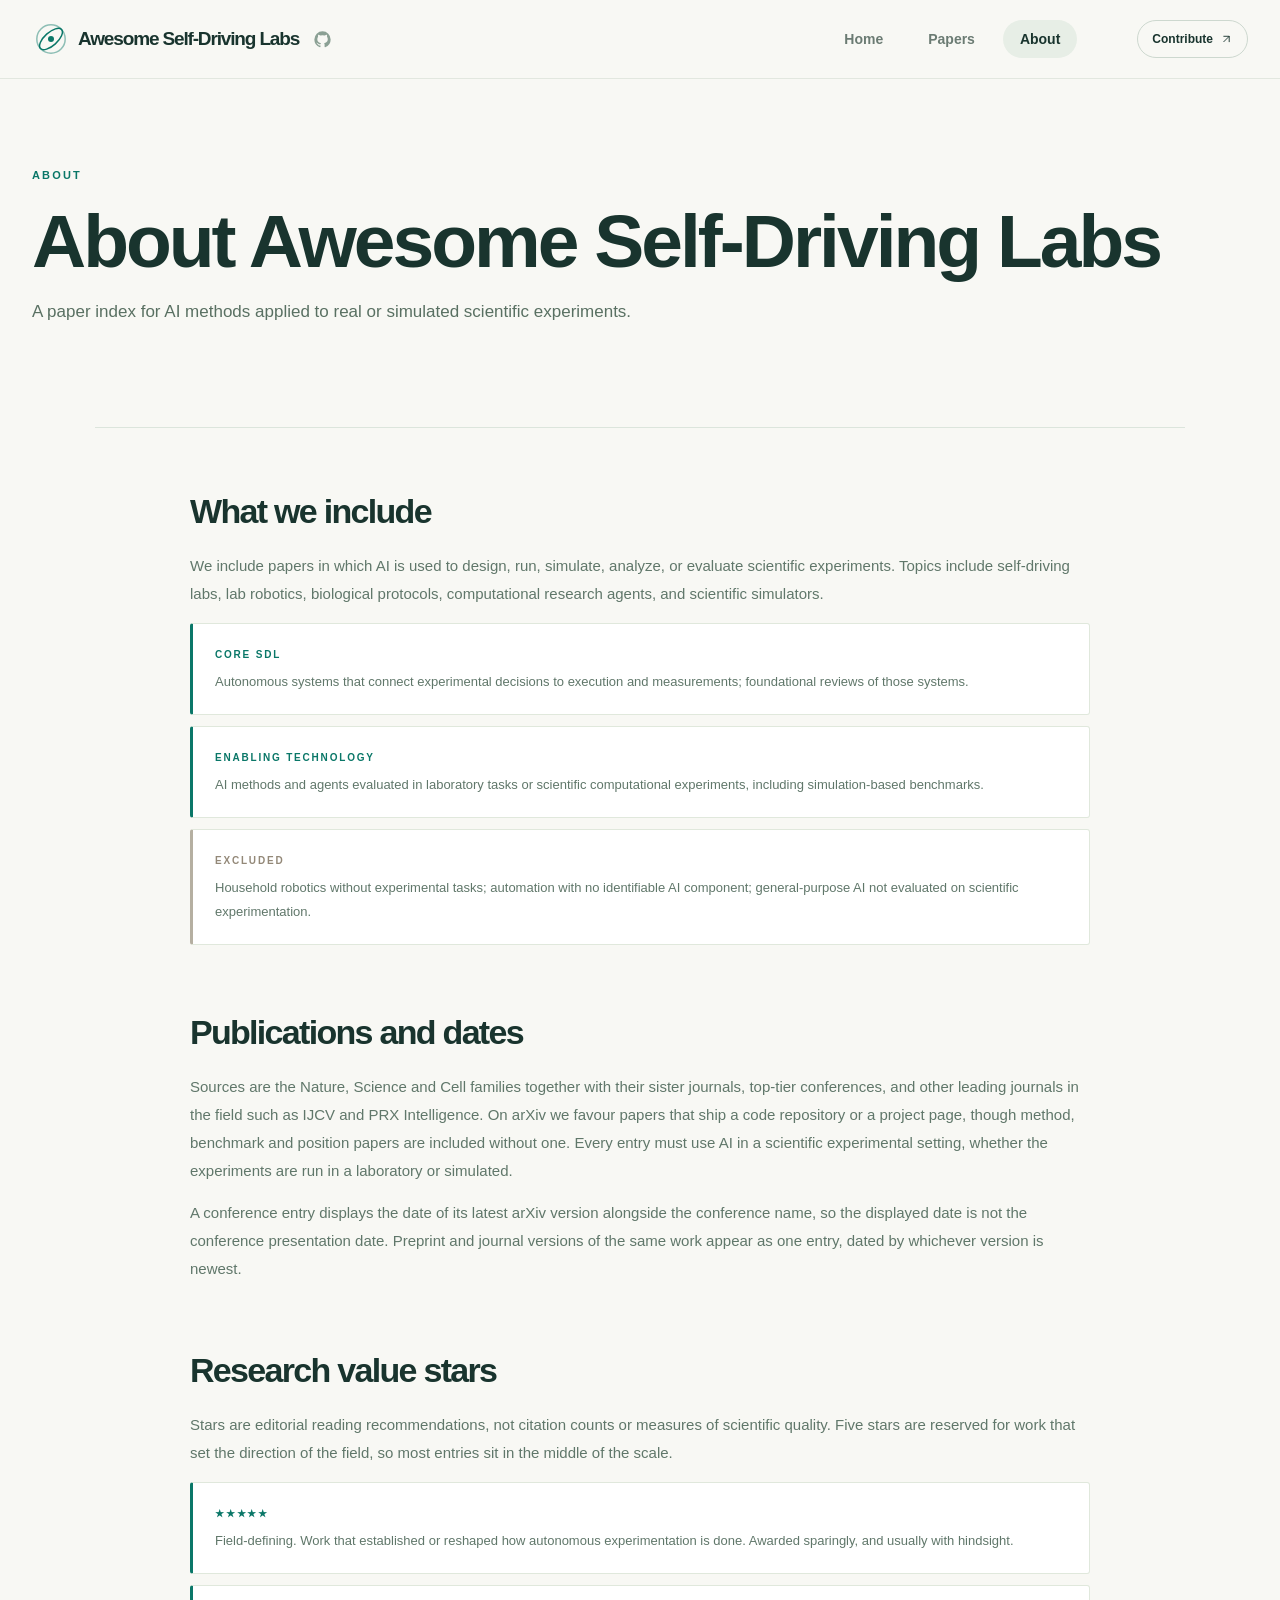
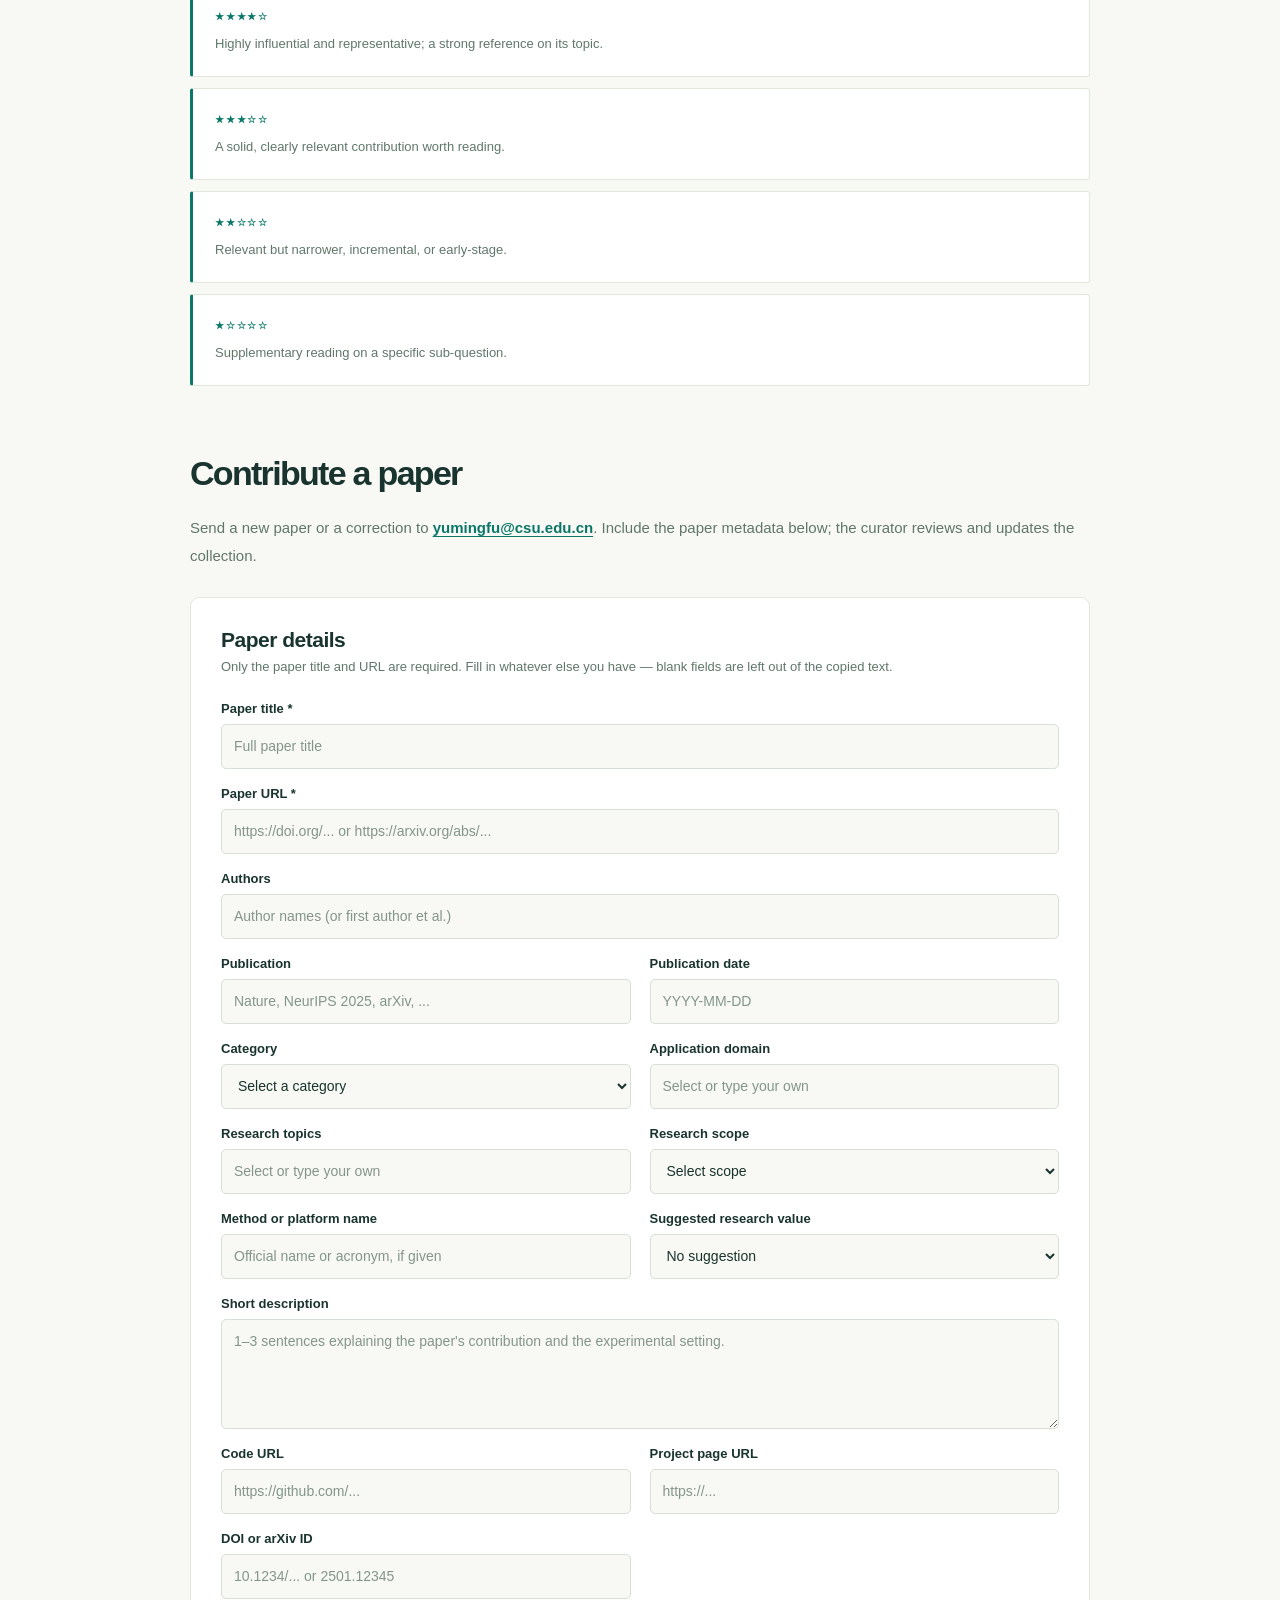
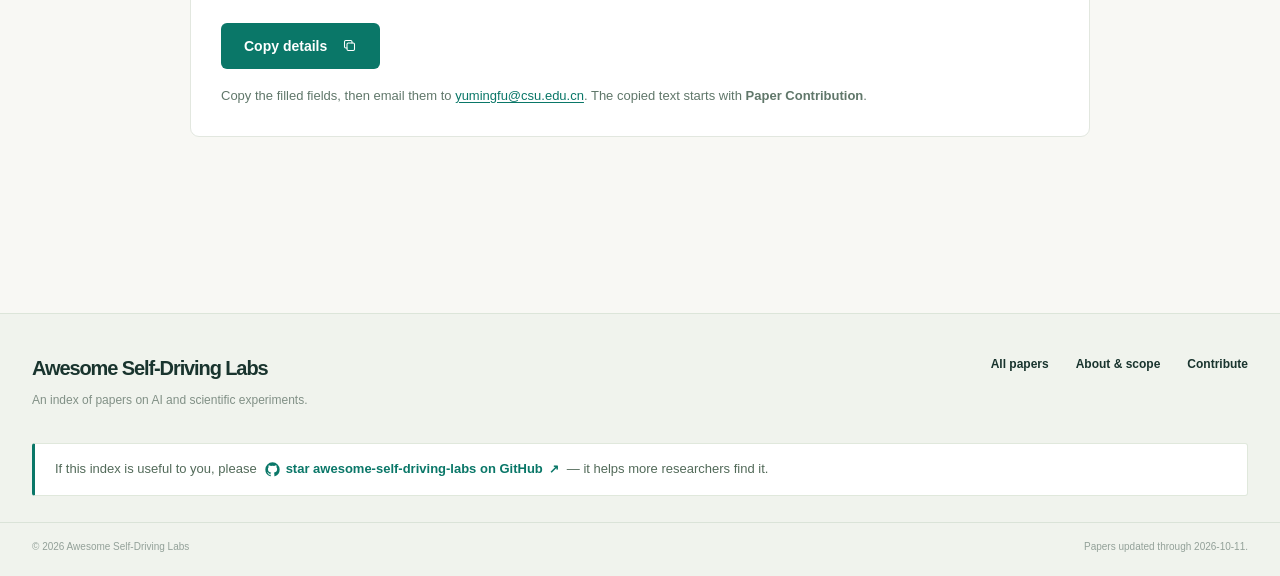
<file: site/about.html>
<!doctype html><html lang="en"><head><meta charset="utf-8"><meta name="viewport" content="width=device-width, initial-scale=1"><meta name="color-scheme" content="light"><title>About · Awesome Self-Driving Labs</title><meta name="description" content="How AI experiment papers are selected and maintained."><meta property="og:title" content="About · Awesome Self-Driving Labs"><meta property="og:description" content="How AI experiment papers are selected and maintained."><meta property="og:type" content="website"><link rel="icon" href="assets/img/favicon.svg" type="image/svg+xml"><link rel="stylesheet" href="assets/css/styles.css"></head><body><header class="site-header"><div class="nav-inner"><span class="brand-group"><a class="brand" href="index.html" aria-label="Awesome Self-Driving Labs homepage"><span class="brand-symbol" aria-hidden="true"><svg viewBox="0 0 38 38" fill="none"><circle cx="19" cy="19" r="14.2" stroke="currentColor" stroke-width="1.5" opacity=".45"/><ellipse cx="19" cy="19" rx="6.5" ry="14.2" stroke="currentColor" stroke-width="1.5" transform="rotate(48 19 19)"/><circle cx="19" cy="19" r="3" fill="currentColor"/></svg></span><span class="brand-text"><span class="brand-full">Awesome Self-Driving Labs</span><span class="brand-abbr">ASDL</span></span></a><a class="brand-repo" href="https://github.com/yumingccc/awesome-self-driving-labs" target="_blank" rel="noopener noreferrer" aria-label="Open the awesome-self-driving-labs repository on GitHub" title="awesome-self-driving-labs on GitHub"><svg class="ico" viewBox="0 0 24 24" fill="currentColor" aria-hidden="true"><path d="M12 .5A11.5 11.5 0 0 0 .5 12a11.5 11.5 0 0 0 7.86 10.92c.58.1.79-.25.79-.56v-2c-3.2.7-3.88-1.54-3.88-1.54-.53-1.34-1.29-1.7-1.29-1.7-1.05-.72.08-.7.08-.7 1.16.08 1.77 1.19 1.77 1.19 1.03 1.77 2.7 1.26 3.36.96.1-.75.4-1.26.73-1.55-2.55-.29-5.23-1.28-5.23-5.7 0-1.26.45-2.29 1.19-3.1-.12-.29-.52-1.46.11-3.05 0 0 .97-.31 3.18 1.18a11 11 0 0 1 5.79 0c2.2-1.49 3.17-1.18 3.17-1.18.63 1.59.23 2.76.12 3.05.74.81 1.18 1.84 1.18 3.1 0 4.43-2.69 5.4-5.25 5.69.41.36.78 1.06.78 2.14v3.17c0 .31.2.67.8.56A11.5 11.5 0 0 0 23.5 12 11.5 11.5 0 0 0 12 .5Z"/></svg></a></span><nav class="nav-links" aria-label="Primary"><a href="index.html" class="nav-link " >Home</a><a href="papers.html" class="nav-link " >Papers</a><a href="about.html" class="nav-link active" aria-current=page>About</a></nav><a class="nav-github" href="about.html#contribute">Contribute <svg class="ico" viewBox="0 0 24 24" fill="none" stroke="currentColor" stroke-width="1.7" stroke-linecap="round" stroke-linejoin="round" aria-hidden="true"><path d="M7 17 17 7M7 7h10v10"/></svg></a></div></header><main id="main"><section class="wrap about-hero"><p class="eyebrow">ABOUT</p><h1>About Awesome Self-Driving Labs</h1><p>A paper index for AI methods applied to real or simulated scientific experiments.</p></section>
<section class="wrap about-content"><div class="about-body">
<section class="about-block"><h2>What we include</h2><p>We include papers in which AI is used to design, run, simulate, analyze, or evaluate scientific experiments. Topics include self-driving labs, lab robotics, biological protocols, computational research agents, and scientific simulators.</p><div class="scope-card"><span>CORE SDL</span><p>Autonomous systems that connect experimental decisions to execution and measurements; foundational reviews of those systems.</p></div><div class="scope-card"><span>ENABLING TECHNOLOGY</span><p>AI methods and agents evaluated in laboratory tasks or scientific computational experiments, including simulation-based benchmarks.</p></div><div class="scope-card scope-out"><span>EXCLUDED</span><p>Household robotics without experimental tasks; automation with no identifiable AI component; general-purpose AI not evaluated on scientific experimentation.</p></div></section>
<section class="about-block"><h2>Publications and dates</h2><p>Sources are the Nature, Science and Cell families together with their sister journals, top-tier conferences, and other leading journals in the field such as IJCV and PRX Intelligence. On arXiv we favour papers that ship a code repository or a project page, though method, benchmark and position papers are included without one. Every entry must use AI in a scientific experimental setting, whether the experiments are run in a laboratory or simulated.</p><p>A conference entry displays the date of its latest arXiv version alongside the conference name, so the displayed date is not the conference presentation date. Preprint and journal versions of the same work appear as one entry, dated by whichever version is newest.</p></section>
<section class="about-block" id="value"><h2>Research value stars</h2><p>Stars are editorial reading recommendations, not citation counts or measures of scientific quality. Five stars are reserved for work that set the direction of the field, so most entries sit in the middle of the scale.</p><div class="scope-card"><span>★★★★★</span><p>Field-defining. Work that established or reshaped how autonomous experimentation is done. Awarded sparingly, and usually with hindsight.</p></div><div class="scope-card"><span>★★★★☆</span><p>Highly influential and representative; a strong reference on its topic.</p></div><div class="scope-card"><span>★★★☆☆</span><p>A solid, clearly relevant contribution worth reading.</p></div><div class="scope-card"><span>★★☆☆☆</span><p>Relevant but narrower, incremental, or early-stage.</p></div><div class="scope-card"><span>★☆☆☆☆</span><p>Supplementary reading on a specific sub-question.</p></div></section>
<section class="about-block" id="contribute"><h2>Contribute a paper</h2><p>Send a new paper or a correction to <a class="contribution-email" href="mailto:yumingfu@csu.edu.cn">yumingfu@csu.edu.cn</a>. Include the paper metadata below; the curator reviews and updates the collection.</p><form id="paper-submission-form" class="submission-form" novalidate>
<div class="form-heading"><h3>Paper details</h3><p>Only the paper title and URL are required. Fill in whatever else you have — blank fields are left out of the copied text.</p></div>
<div class="submission-grid">
<div class="submission-field full"><label for="sub-title">Paper title *</label><input id="sub-title" name="Title" type="text" required maxlength="350" placeholder="Full paper title" autocomplete="off"></div>
<div class="submission-field full"><label for="sub-paper">Paper URL *</label><input id="sub-paper" name="Paper URL" type="url" required placeholder="https://doi.org/... or https://arxiv.org/abs/..." pattern="https://.*"></div>
<div class="submission-field full"><label for="sub-authors">Authors</label><input id="sub-authors" name="Authors" type="text" placeholder="Author names (or first author et al.)"></div>
<div class="submission-field"><label for="sub-venue">Publication</label><input id="sub-venue" name="Publication" type="text" placeholder="Nature, NeurIPS 2025, arXiv, ..."></div>
<div class="submission-field"><label for="sub-date">Publication date</label><input id="sub-date" name="Publication date" type="text" placeholder="YYYY-MM-DD" maxlength="10" pattern="[0-9]{4}-[0-9]{2}-[0-9]{2}" autocomplete="off"></div>
<div class="submission-field"><label for="sub-category">Category</label><select id="sub-category" name="Category"><option value="">Select a category</option><option value="surveys">Surveys &amp; Perspectives</option><option value="methods">Algorithms &amp; Methods</option><option value="systems">Autonomous Systems</option><option value="infrastructure">Infrastructure &amp; Software</option><option value="applications">Applications &amp; Discoveries</option><option value="benchmarks">Benchmarks &amp; Evaluation</option></select></div>
<div class="submission-field"><label for="sub-domain">Application domain</label><input id="sub-domain" name="Application domain" type="text" list="domain-options" placeholder="Select or type your own" autocomplete="off"><datalist id="domain-options"><option value="Chemistry"></option><option value="Materials Science"></option><option value="Biology &amp; Biotech"></option><option value="Energy"></option><option value="Physics"></option><option value="Computer Science"></option><option value="Cross-domain"></option></datalist></div>
<div class="submission-field"><label for="sub-topics">Research topics</label><input id="sub-topics" name="Research topics" type="text" list="topic-options" placeholder="Select or type your own" autocomplete="off"><datalist id="topic-options"><option value="Closed-loop Experimentation"></option><option value="Bayesian Optimization"></option><option value="Active Learning"></option><option value="Design of Experiments"></option><option value="Multi-objective Optimization"></option><option value="Reinforcement Learning"></option><option value="Autonomous Planning"></option><option value="Human-in-the-loop"></option><option value="Laboratory Robotics"></option><option value="Robot Manipulation"></option><option value="Embodied AI"></option><option value="Instrument Control"></option><option value="Laboratory Automation"></option><option value="Workflow Orchestration"></option><option value="Data Management"></option><option value="LLM Agents"></option><option value="Benchmarking"></option><option value="Scientific Simulation"></option><option value="AI Experiment Agents"></option><option value="Protocol Planning"></option><option value="Computational Experiments"></option><option value="Gene Editing"></option></datalist></div>
<div class="submission-field"><label for="sub-scope">Research scope</label><select id="sub-scope" name="Research scope"><option value="">Select scope</option><option value="Core SDL">Core SDL</option><option value="Enabling technology">Enabling technology</option></select></div>
<div class="submission-field"><label for="sub-method">Method or platform name</label><input id="sub-method" name="Method or platform" type="text" placeholder="Official name or acronym, if given"></div>
<div class="submission-field"><label for="sub-stars">Suggested research value</label><select id="sub-stars" name="Suggested research value"><option value="">No suggestion</option><option value="★★★★★">★★★★★</option><option value="★★★★☆">★★★★☆</option><option value="★★★☆☆">★★★☆☆</option><option value="★★☆☆☆">★★☆☆☆</option><option value="★☆☆☆☆">★☆☆☆☆</option></select></div>
<div class="submission-field full"><label for="sub-description">Short description</label><textarea id="sub-description" name="Description" rows="3" maxlength="700" placeholder="1–3 sentences explaining the paper's contribution and the experimental setting."></textarea></div>
<div class="submission-field"><label for="sub-code">Code URL</label><input id="sub-code" name="Code URL" type="url" placeholder="https://github.com/..." pattern="https://.*"></div>
<div class="submission-field"><label for="sub-project">Project page URL</label><input id="sub-project" name="Project page URL" type="url" placeholder="https://..." pattern="https://.*"></div>
<div class="submission-field"><label for="sub-doi">DOI or arXiv ID</label><input id="sub-doi" name="DOI or arXiv ID" type="text" placeholder="10.1234/... or 2501.12345"></div>
</div>
<div class="submission-actions"><button class="button button-primary" type="submit" id="copy-submission">Copy details <svg class="ico" viewBox="0 0 24 24" fill="none" stroke="currentColor" stroke-width="1.7" stroke-linecap="round" stroke-linejoin="round" aria-hidden="true"><rect x="8" y="8" width="12" height="12" rx="2"/><path d="M16 8V6a2 2 0 0 0-2-2H6a2 2 0 0 0-2 2v8a2 2 0 0 0 2 2h2"/></svg></button></div>
<p class="submission-note">Copy the filled fields, then email them to <a href="mailto:yumingfu@csu.edu.cn">yumingfu@csu.edu.cn</a>. The copied text starts with <strong>Paper Contribution</strong>.</p>
<p class="submission-feedback" id="submission-feedback" role="status" aria-live="polite"></p>
<div id="submission-manual-copy" class="submission-manual-copy" hidden><label for="submission-manual-text">Submission text (select and copy)</label><textarea id="submission-manual-text" readonly rows="9"></textarea></div>
</form></section></div></section></main><footer class="site-footer"><div class="footer-inner"><div><span class="footer-brand">Awesome Self-Driving Labs</span><p>An index of papers on AI and scientific experiments.</p></div><div class="footer-right"><a href="papers.html">All papers</a><a href="about.html">About & scope</a><a href="about.html#contribute">Contribute</a></div></div><div class="footer-star"><p>If this index is useful to you, please <a href="https://github.com/yumingccc/awesome-self-driving-labs" target="_blank" rel="noopener noreferrer"><svg class="ico" viewBox="0 0 24 24" fill="currentColor" aria-hidden="true"><path d="M12 .5A11.5 11.5 0 0 0 .5 12a11.5 11.5 0 0 0 7.86 10.92c.58.1.79-.25.79-.56v-2c-3.2.7-3.88-1.54-3.88-1.54-.53-1.34-1.29-1.7-1.29-1.7-1.05-.72.08-.7.08-.7 1.16.08 1.77 1.19 1.77 1.19 1.03 1.77 2.7 1.26 3.36.96.1-.75.4-1.26.73-1.55-2.55-.29-5.23-1.28-5.23-5.7 0-1.26.45-2.29 1.19-3.1-.12-.29-.52-1.46.11-3.05 0 0 .97-.31 3.18 1.18a11 11 0 0 1 5.79 0c2.2-1.49 3.17-1.18 3.17-1.18.63 1.59.23 2.76.12 3.05.74.81 1.18 1.84 1.18 3.1 0 4.43-2.69 5.4-5.25 5.69.41.36.78 1.06.78 2.14v3.17c0 .31.2.67.8.56A11.5 11.5 0 0 0 23.5 12 11.5 11.5 0 0 0 12 .5Z"/></svg><span>star awesome-self-driving-labs on GitHub</span><span class="resource-outbound" aria-hidden="true">↗</span></a> — it helps more researchers find it.</p></div><div class="footer-bottom"><span>© 2026 Awesome Self-Driving Labs</span><span>Papers updated through 2026-10-11.</span></div></footer><script defer src="assets/js/app.js"></script></body></html>
</file>
<file: site/assets/css/styles.css>
/* Awesome Self-Driving Labs — stylesheet for the generated static site. */
[hidden]{display:none!important;}
:root{--page:#f8f8f4;--paper:#fff;--ink:#19342e;--ink-deep:#102721;--muted:#63766e;--line:#e2e7df;--accent:#0a7768;--accent-dark:#07574d;--soft:#e7f0e8;--serif:Georgia,'Times New Roman',serif;--sans:Inter,ui-sans-serif,-apple-system,BlinkMacSystemFont,'Segoe UI',Arial,sans-serif;--w:1330px;}
*{box-sizing:border-box;}
html{scroll-behavior:smooth;}
body{margin:0;background:var(--page);color:var(--ink);font-family:var(--sans);font-size:15px;-webkit-font-smoothing:antialiased;}
a{color:inherit;text-decoration:none;}
button,select{font:inherit;}
button{cursor:pointer;}
a:focus-visible,button:focus-visible,select:focus-visible{outline:3px solid #76bbaa;outline-offset:3px;}
svg{display:block;}
.ico{display:inline-block;vertical-align:middle;width:16px;height:16px;flex-shrink:0;}
p{line-height:1.7;}
.wrap{max-width:var(--w);margin:auto;padding-left:32px;padding-right:32px;}
.site-header{height:79px;background:rgba(248,248,244,.96);border-bottom:1px solid var(--line);position:relative;z-index:20;}
.nav-inner{max-width:var(--w);padding:0 32px;margin:auto;height:100%;display:flex;align-items:center;gap:40px;}
.brand{font-weight:760;font-size:21px;letter-spacing:-1.1px;display:flex;align-items:center;gap:8px;white-space:nowrap;}
.brand-symbol{width:38px;height:38px;color:var(--accent);}
.brand-symbol svg{width:100%;height:100%;}
.nav-links{display:flex;gap:11px;margin-left:auto;}
.nav-link{font-size:13px;font-weight:650;color:#6b7b73;padding:11px 17px;border-radius:100px;transition:background .18s,color .18s;}
.nav-link:hover{color:var(--accent);}
.nav-link.active{background:#e7eee6;color:var(--ink);}
.nav-github{font-size:12px;font-weight:700;border:1px solid #cdd8cf;border-radius:50px;padding:10px 14px;display:flex;align-items:center;gap:7px;color:var(--ink);margin-left:20px;}
.nav-github:hover{background:#eaf0e8;}
.nav-github .ico{width:13px;}
.hero{display:grid;grid-template-columns:minmax(0,1fr) minmax(350px,.82fr);gap:60px;align-items:center;padding-top:65px;padding-bottom:73px;}
.eyebrow{font-size:11px!important;font-weight:800!important;letter-spacing:2.15px;text-transform:uppercase;line-height:1.5;margin:0;color:var(--accent);}
.hero-eyebrow{display:flex;align-items:center;gap:10px;color:var(--accent-dark);}
.pulse-dot,.tiny-dot{width:8px;height:8px;background:var(--accent);border-radius:100%;display:inline-block;box-shadow:0 0 0 4px #d7eae1;}
h1,h2,h3,p{margin-top:0;}
.hero h1,.listing-head h1,.about-hero h1{font-size:clamp(55px,5.4vw,82px);font-weight:640;letter-spacing:-5.6px;line-height:1.085;margin:24px 0 24px;}
.hero h1 em,.listing-head h1 em{font-family:var(--serif);font-style:italic;font-weight:400;letter-spacing:-4.2px;color:var(--accent);}
.hero-lede{max-width:540px;color:#596e64;font-size:16px;line-height:1.85;margin-bottom:27px;}
.hero-actions{display:flex;align-items:center;gap:12px;flex-wrap:wrap;}
.button{display:inline-flex;align-items:center;justify-content:center;gap:15px;padding:14px 22px;font-size:13px;font-weight:740;border-radius:6px;border:1px solid transparent;white-space:nowrap;}
.button .ico{width:15px;height:15px;}
.button-primary{background:var(--accent);color:white;}
.button-primary:hover{background:var(--accent-dark);}
.button-quiet{background:none;color:var(--ink);}
.button-quiet:hover{text-decoration:underline;}
.hero-foot{display:flex;align-items:center;gap:19px;margin-top:51px;color:#7d8e84;font-size:12px;flex-wrap:wrap;}
.hero-foot strong{color:var(--ink);font-size:16px;margin-right:3px;}
.hero-foot-sep{height:15px;width:1px;background:#cdd7ce;}
.hero-graphic{height:500px;min-width:0;border-radius:10px;overflow:hidden;position:relative;background:radial-gradient(ellipse at 42% 46%,#185449 0,#133e35 46%,#112d27 100%);box-shadow:0 26px 40px -33px rgba(14,37,29,.65);}
.hero-graphic:before{content:"";position:absolute;inset:0;background-image:linear-gradient(#bbebd00b 1px,transparent 1px),linear-gradient(90deg,#bbebd00b 1px,transparent 1px);background-size:48px 48px;}
.graphic-caption,.graphic-bottom{position:absolute;left:29px;right:29px;color:#b5cdc0;display:flex;justify-content:space-between;font-size:10px;font-weight:750;letter-spacing:1.35px;}
.graphic-caption{top:25px;}
.graphic-bottom{bottom:25px;align-items:center;}
.graphic-live{display:flex;gap:8px;align-items:center;}
.graphic-live .tiny-dot{background:#c2ecc0;width:6px;height:6px;box-shadow:none;}
.orbital{position:absolute;inset:0;width:100%;height:100%;animation:enter 1.1s ease-out both;}
.content-section{padding-top:83px;padding-bottom:12px;}
.section-head{display:flex;align-items:end;justify-content:space-between;gap:20px;margin-bottom:30px;}
.section-head h2{font-size:clamp(28px,3.1vw,42px);font-weight:620;letter-spacing:-2.1px;margin:9px 0 7px;}
.section-sub{margin:0;color:#718178;font-size:14px;}
.text-link{display:inline-flex;align-items:center;gap:8px;font-size:12px;color:var(--accent);font-weight:800;padding-bottom:10px;white-space:nowrap;}
.text-link:hover{text-decoration:underline;}
.text-link .ico{width:14px;}
.category-grid{display:grid;grid-template-columns:repeat(3,1fr);gap:12px;}
.category-tile{padding:24px 25px;min-height:165px;background:#fff;border:1px solid #e0e7dd;border-radius:7px;display:flex;flex-direction:column;justify-content:space-between;transition:transform .18s,border-color .18s,box-shadow .18s;}
.category-tile:hover{transform:translateY(-3px);border-color:#98bcab;box-shadow:0 14px 35px -30px #0d5740;}
.category-name{font-size:19px;font-weight:700;letter-spacing:-.8px;line-height:1.25;max-width:205px;}
.category-end{color:#84938a;font-size:11px;display:flex;align-items:center;justify-content:space-between;}
.category-end .ico{color:var(--accent);width:18px;}
.paper-card{display:flex;align-items:flex-start;gap:22px;padding:30px 1px 29px;border-bottom:1px solid var(--line);}
.paper-card:last-child{border-bottom:0;}
.paper-content{flex:1;min-width:0;}
.paper-overline{display:flex;gap:9px;align-items:center;flex-wrap:wrap;font-size:11px;color:#8b9a91;font-weight:600;letter-spacing:.2px;}
.class-label{color:var(--accent);font-weight:780;}
.paper-title{font-size:20px;font-weight:685;letter-spacing:-.55px;line-height:1.4;margin:10px 0 7px;}
.paper-title a:hover{color:var(--accent);}
.paper-authors{font-size:12px;color:#829087;margin-bottom:11px;line-height:1.6;}
.paper-desc{color:#53675c;line-height:1.68;font-size:13px;max-width:760px;margin:0 0 14px;}
.topic-row{display:flex;gap:6px;flex-wrap:wrap;align-items:center;}
.topic{font-size:10px;font-weight:650;letter-spacing:.12px;color:#52766b;border:1px solid #dbe9df;border-radius:3px;background:#eff5ef;padding:5px 8px;}
.latest-section{padding-top:93px;padding-bottom:95px;}
.cta-section{display:flex;background:#183e34;color:white;border-radius:9px;justify-content:space-between;gap:50px;padding-top:50px;padding-bottom:52px;margin-bottom:100px;position:relative;overflow:hidden;}
.cta-section h2{font-size:43px;line-height:1.12;letter-spacing:-2.2px;margin:12px 0 14px;}
.cta-section p:not(.eyebrow){color:#c2d6c9;max-width:490px;font-size:14px;}
.cta-section .eyebrow{color:#abdbb6;}
.button-light{background:#d3efda;color:#13362d;margin-top:11px;}
.button-light:hover{background:white;}
.cta-graphic{margin:auto 50px auto auto;border:1px solid #6b9d80;border-radius:50%;width:205px;height:205px;display:flex;align-items:center;justify-content:center;flex-direction:column;gap:8px;transform:rotate(-19deg);font-size:12px;letter-spacing:2px;color:#b8d6c0;}
.cta-graphic i{font-size:17px;font-style:normal;color:#9bceaa;}
.site-footer{background:#f0f3ed;border-top:1px solid #dce5d9;}
.footer-inner{max-width:var(--w);padding:43px 32px 32px;margin:auto;display:flex;justify-content:space-between;gap:30px;}
.footer-brand{font-size:22px;letter-spacing:-1px;font-weight:750;}
.footer-inner p{font-size:12px;color:#819086;margin-top:10px;margin-bottom:0;}
.footer-right{display:flex;gap:27px;font-size:12px;font-weight:700;align-items:start;}
.footer-right a:hover{color:var(--accent);}
.footer-bottom{border-top:1px solid #dae3d8;max-width:var(--w);margin:auto;padding:18px 32px 24px;display:flex;justify-content:space-between;gap:20px;color:#93a199;font-size:10px;}
.listing-hero{padding-top:68px;padding-bottom:49px;}
.listing-head{display:flex;justify-content:space-between;align-items:end;gap:30px;}
.listing-head h1{font-size:69px;margin:16px 0 15px;}
.listing-head p{font-size:14px;color:#687c70;max-width:650px;line-height:1.75;margin:0;}
.collection-stamp{min-width:170px;display:flex;gap:13px;align-items:center;border-left:1px solid #d5ded3;padding-left:20px;margin-bottom:8px;}
.stamp-number{font-family:var(--serif);font-size:55px;line-height:1;color:var(--accent);letter-spacing:-3px;}
.collection-stamp>span:last-child{font-size:10px;line-height:1.55;letter-spacing:1.2px;font-weight:750;color:#84978b;}
.browser{display:grid;grid-template-columns:258px minmax(0,1fr);gap:51px;padding-bottom:100px;align-items:start;}
.filter-sidebar{border:1px solid #dfe6dc;background:#fff;border-radius:8px;padding:25px 22px 23px;position:sticky;top:20px;}
.filter-top{display:flex;align-items:center;justify-content:space-between;margin-bottom:27px;}
.filter-top h2{font-size:17px;letter-spacing:-.5px;margin:0;}
.reset-btn{border:0;background:none;color:var(--accent);font-size:11px;font-weight:700;}
.reset-btn:hover{text-decoration:underline;}
.control-label{display:block;color:#66786c;text-transform:uppercase;font-size:10px;font-weight:820;letter-spacing:1.4px;margin-bottom:9px;}
.select-control{display:block;width:100%;height:42px;border:1px solid #dee6dd;background:#fbfcfa;color:#2b473a;border-radius:4px;font-size:12px;outline:none;padding:0 11px;margin-bottom:24px;}
.select-control:focus,.sort-control:focus{border-color:#82b4a2;}
.browser-main{min-width:0;}
.results-toolbar{display:flex;align-items:end;justify-content:space-between;gap:20px;padding-bottom:17px;border-bottom:1px solid #d6e1d7;}
.results-toolbar h2{font-size:26px;letter-spacing:-1px;font-weight:680;margin:0;}
.sort-inline{color:#829388;display:flex;align-items:center;gap:9px;font-size:12px;font-weight:650;white-space:nowrap;}
.sort-control{border:1px solid #dce5dd;border-radius:4px;padding:9px 11px;background:white;color:#315246;font-weight:700;font-size:12px;}
.active-filters{display:flex;gap:6px;flex-wrap:wrap;margin:14px 0 0;}
.active-filters[hidden]{display:none;}
.active-filters span{background:#e5eee6;border:1px solid #d8e7dc;border-radius:4px;color:#537569;padding:5px 8px;font-size:11px;}
.papers-list .paper-card{padding:25px 0;}
.papers-list .paper-card:first-child{padding-top:29px;}
.papers-list .paper-title{font-size:18px;}
.papers-list .paper-desc{font-size:12.5px;}
.pagination-bar{display:flex;align-items:center;justify-content:space-between;margin-top:27px;font-size:12px;color:#748c7c;}
.page-btn{border:1px solid #dce6da;background:white;color:var(--ink);border-radius:5px;padding:10px 15px;font-weight:700;font-size:12px;}
.page-btn:disabled{cursor:not-allowed;opacity:.32;}
.empty-state{background:#eef4ed;padding:60px 20px;text-align:center;margin-top:25px;border-radius:7px;}
.empty-state[hidden]{display:none;}
.empty-state>span{font-family:var(--serif);font-size:45px;color:var(--accent);}
.empty-state h3{font-size:21px;margin:5px 0;}
.empty-state p{font-size:13px;color:#778b7d;}
.about-hero{padding-top:88px;padding-bottom:85px;}
.about-hero h1{margin-top:16px;}
.about-hero>p:last-child{max-width:700px;font-size:19px;line-height:1.8;color:#597062;}
.about-content{border-top:1px solid #dce5dc;padding-top:60px;padding-bottom:110px;display:grid;grid-template-columns:260px minmax(0,1fr);gap:80px;}
.about-body{max-width:750px;}
.about-block{margin-bottom:75px;scroll-margin-top:25px;}
.about-block h2{font-size:34px;font-weight:650;letter-spacing:-1.7px;line-height:1.25;margin:12px 0 20px;}
.about-block p:not(.eyebrow){color:#60776a;font-size:15px;line-height:1.85;}
.scope-card{background:white;border:1px solid #e0e8dc;border-left:3px solid var(--accent);border-radius:3px;padding:20px 22px;margin-top:11px;}
.scope-card>span{font-size:10px;color:var(--accent);font-weight:850;letter-spacing:1.8px;}
.scope-card p{margin:8px 0 0;font-size:13px!important;}
.scope-out{border-left-color:#b5afa1;}
.scope-out>span{color:#938878;}
@media(max-width:1050px){.hero{gap:24px;}.hero h1{font-size:62px;}.hero-graphic{height:440px;}.browser{gap:27px;grid-template-columns:220px 1fr;}.category-name{font-size:17px;}}
@media(max-width:760px){.wrap{padding-left:20px;padding-right:20px;}.site-header{height:67px;}.nav-inner{padding:0 20px;gap:12px;}.brand{font-size:18px;}.brand-symbol{width:31px;height:31px;}.nav-links{gap:1px;}.nav-link{font-size:12px;padding:8px 9px;}.nav-github{display:none;}.hero{grid-template-columns:1fr;padding-top:49px;padding-bottom:40px;}.hero h1{font-size:clamp(52px,11vw,78px);letter-spacing:-3.8px;}.hero h1 em{letter-spacing:-3.4px;}.hero-foot{margin-top:31px;}.hero-graphic{height:320px;max-width:none;}.orbital{max-width:430px;left:50%;transform:translateX(-50%);animation:none;}.content-section{padding-top:64px;}.category-grid{grid-template-columns:repeat(2,1fr);}.section-head{align-items:start;}.section-head h2{font-size:32px;}.latest-section{padding-top:69px;}.cta-section{padding:33px 25px;margin-left:20px;margin-right:20px;margin-bottom:60px;}.cta-graphic{display:none;}.footer-inner{padding:34px 20px;display:block;}.footer-right{margin-top:23px;flex-wrap:wrap;}.footer-bottom{padding:17px 20px;flex-direction:column;gap:4px;}.listing-hero{padding-top:45px;}.listing-head h1{font-size:54px;letter-spacing:-3.4px;}.collection-stamp{display:none;}.browser{grid-template-columns:1fr;gap:27px;}.filter-sidebar{position:relative;top:auto;display:grid;grid-template-columns:repeat(2,minmax(0,1fr));column-gap:15px;}.filter-top{grid-column:1/-1;}.select-control{margin-bottom:18px;}.filter-sidebar label{align-self:end;}.filter-sidebar{display:block;}.browser-main{width:100%;}.about-hero{padding-top:57px;padding-bottom:52px;}.about-hero h1{font-size:60px;}.about-content{grid-template-columns:1fr;gap:15px;}.about-block h2{font-size:30px;}}
@media(max-width:460px){.brand{font-size:16px;}.brand-symbol{width:27px;height:27px;}.nav-link{padding:6px 7px;font-size:11px;}.hero-graphic{height:280px;}.hero h1{font-size:49px;letter-spacing:-2.8px;}.hero h1 em{letter-spacing:-2px;}.hero-actions{display:grid;grid-template-columns:1fr;}.hero-actions .button{width:100%;}.hero-foot{gap:9px;}.hero-foot-sep{display:none;}.hero-foot>span:last-child{display:none;}.category-grid{grid-template-columns:1fr;}.category-tile{min-height:126px;}.paper-card{gap:10px;}.paper-title,.papers-list .paper-title{font-size:17px;}.paper-overline{gap:7px;}.paper-desc{font-size:12px;}.section-head{display:block;}.section-head .text-link{margin-top:13px;}.filter-sidebar{padding:20px;}.sort-inline{gap:6px;}.sort-control{max-width:130px;font-size:11px;}.cta-section h2{font-size:36px;}}
body{font-size:16px;}
.nav-link{font-size:14px;}
.paper-card{padding:28px 1px 30px;gap:23px;}
.paper-card-compact{padding:29px 2px 31px;}
.paper-overline{font-size:14px;font-weight:675;letter-spacing:0;gap:12px;line-height:1.5;color:#506c60;}
.publication-line{font-weight:750;color:#344e42;}
.pub-separator{padding:0 4px;color:#90a59b;}
.meta-split{color:#bbc8c0;font-size:13px;}
.class-label{font-size:12px;background:#e7f2eb;padding:4px 9px;border-radius:5px;color:#096d57;}
.paper-title,.papers-list .paper-title{font-size:clamp(21px,2vw,25px);line-height:1.33;font-weight:725;margin:13px 0 10px;letter-spacing:-.55px;}
.paper-title a{text-decoration:none;text-underline-offset:4px;}
.paper-title a:hover{text-decoration:underline;}
.title-outbound{font-size:.71em;color:var(--accent);font-weight:500;padding-left:3px;}
.paper-authors{font-size:14px;line-height:1.55;margin-bottom:12px;color:#5b7367;}
.paper-desc,.papers-list .paper-desc{font-size:15px;line-height:1.7;max-width:830px;margin-bottom:16px;color:#435c50;}
.topic{font-size:12px;padding:6px 10px;font-weight:650;}
.latest-section{padding-top:93px;padding-bottom:95px;}
.papers-list .paper-card{padding-top:29px;padding-bottom:30px;}
.results-toolbar h2{font-size:27px;}
.control-label{font-size:14px;}
.select-control,.sort-control{font-size:14px;}
.about-block p{font-size:16px;}
@media(max-width:760px){body{font-size:15px;}.paper-title,.papers-list .paper-title{font-size:21px;}.paper-overline{font-size:13px;}.paper-desc,.papers-list .paper-desc{font-size:14px;}.paper-authors{font-size:13px;}.topic{font-size:11.5px;}.nav-link{font-size:13px;}}
@media(max-width:460px){.paper-card{gap:12px;}.paper-title,.papers-list .paper-title{font-size:20px;}.paper-desc,.papers-list .paper-desc{font-size:14px;}.paper-overline{font-size:12.5px;gap:8px;}.paper-card-compact{padding:24px 1px 25px;}}
.recent-paper-list{background:white;border:1px solid var(--line);border-radius:7px;padding:0 32px;}
@media(max-width:760px){.recent-paper-list{padding:0 20px;}}
.paper-domains{color:#467567;font-weight:620;}
.author-divider{color:#abbdb2;padding:0 5px;}
.paper-card,.paper-card-compact{gap:21px;padding:27px 2px 29px;}
.paper-content{flex:1;min-width:0;width:100%;}
.paper-overline{display:flex;align-items:center;flex-wrap:wrap;column-gap:13px;row-gap:8px;font-size:14px;}
.publication-line{display:inline-flex;align-items:baseline;gap:5px;white-space:nowrap;font-weight:750;}
.class-label{font-size:12.5px;padding:6px 11px;white-space:nowrap;}
.value-stars{display:inline-flex;align-items:center;gap:2px;color:#D19728;background:#fff8e9;border:1px solid #f1e2c2;border-radius:6px;padding:5px 8px;margin-left:2px;white-space:nowrap;}
.star-svg{width:17px;height:17px;}
.paper-title,.papers-list .paper-title{font-size:clamp(21px,1.95vw,26px);line-height:1.35;letter-spacing:-.5px;margin:13px 0 8px;}
.paper-authors{font-size:15px;margin-bottom:11px;}
.paper-desc,.papers-list .paper-desc{max-width:none;width:100%;font-size:16px;line-height:1.66;margin-bottom:13px;}
.resource-link{display:inline-flex;align-items:center;gap:6px;color:var(--accent);font-size:13px;font-weight:780;white-space:nowrap;padding:4px 0;}
.resource-link:hover{text-decoration:underline;text-underline-offset:3px;}
.resource-link svg{width:17px;height:17px;flex-shrink:0;}
.resource-outbound{font-size:12px;font-weight:400;}
.papers-list .paper-card{padding:27px 0 29px;}
@media(max-width:760px){.paper-card,.paper-card-compact{gap:12px;}.paper-title,.papers-list .paper-title{font-size:21px;}.paper-desc,.papers-list .paper-desc{font-size:15px;}.paper-authors{font-size:14px;}.paper-overline{font-size:12.5px;gap:7px;}.class-label{font-size:11px;}.star-svg{height:14px;width:14px;}.resource-link{font-size:12.5px;}}
@media(max-width:460px){.publication-line{white-space:normal;gap:3px;}.meta-split{display:none;}.paper-title,.papers-list .paper-title{font-size:19px;}.paper-overline{gap:5px;}.paper-desc,.papers-list .paper-desc{font-size:14px;line-height:1.65;}.value-stars{padding:4px 6px;}}
.listing-head h1{font-size:clamp(39px,4.7vw,67px);white-space:nowrap;letter-spacing:-3px;line-height:1.1;margin:18px 0 17px;}
.listing-head h1 em{font-family:var(--serif);font-weight:400;color:var(--accent);letter-spacing:-2.5px;}
.listing-head p{font-size:17px;max-width:none;color:#576f60;line-height:1.55;}
.listing-hero{padding-top:52px;padding-bottom:42px;}
.collection-stamp>span:last-child{font-size:12px;letter-spacing:.8px;}
.hero-copy h1{max-width:840px;}
.cta-section h2{font-size:43px;letter-spacing:-1.6px;}
.cta-section .eyebrow{font-size:11px;}
.about-hero h1{font-size:clamp(45px,6vw,75px);line-height:1.12;letter-spacing:-3px;margin:15px 0 15px;}
.about-hero>p:last-child{font-size:17px;line-height:1.6;max-width:750px;}
@media(max-width:1100px){.listing-head h1{font-size:clamp(33px,5vw,54px);}.collection-stamp{min-width:125px;}}
@media(max-width:760px){.listing-head h1{white-space:normal;letter-spacing:-2px;font-size:clamp(40px,8vw,53px);}.listing-head h1 em{letter-spacing:-1.8px;}.listing-head p{font-size:15px;}.listing-hero{padding-top:45px;}.about-hero h1{font-size:clamp(38px,9vw,60px);}}
.paper-card{gap:0;}
.category-tile{gap:16px;}
.paper-title{line-height:1.52;}
.paper-main-title{font-weight:700;}
.title-resources{display:inline-flex;vertical-align:middle;align-items:center;gap:7px;margin-left:12px;white-space:nowrap;}
.title-resources .resource-link{display:inline-flex;align-items:center;gap:5px;padding:5px 8px;border:1px solid #cbded4;border-radius:5px;background:#eaf4ed;color:#08695b;font-size:12px;font-weight:750;line-height:1.1;white-space:nowrap;vertical-align:middle;}
.title-resources .resource-link:hover{background:#d8ebe1;text-decoration:none;border-color:#88bca7;}
.title-resources .resource-link svg{width:15px;height:15px;}
.title-resources .resource-outbound{display:none;}
.paper-authors{font-size:14.5px;line-height:1.8;margin-top:7px;margin-bottom:10px;color:#536d61;}
.paper-method{color:#087263;font-weight:750;white-space:normal;overflow-wrap:normal;}
.paper-desc{font-size:15.5px;line-height:1.68;}
@media(max-width:760px){.title-resources{margin-left:7px;gap:5px;}.title-resources .resource-link{padding:4px 6px;font-size:11px;}.title-resources .resource-link svg{height:14px;width:14px;}.paper-authors{font-size:13.5px;}}
.about-content{display:block;max-width:1090px;padding-top:50px;}
.about-body{max-width:900px;margin:0 auto;}
.about-block{margin-bottom:66px;}
.contribution-email{color:var(--accent);font-weight:740;text-decoration:underline;text-underline-offset:3px;overflow-wrap:anywhere;}
.submission-form{border:1px solid var(--line);background:#fff;border-radius:9px;padding:30px;margin-top:27px;}
.form-heading h3{font-size:21px;letter-spacing:-.5px;margin:0 0 5px;}
.form-heading p{font-size:13px!important;line-height:1.6!important;margin:0 0 23px;}
.submission-grid{display:grid;grid-template-columns:repeat(2,minmax(0,1fr));gap:17px 19px;}
.submission-field{display:flex;flex-direction:column;gap:8px;min-width:0;}
.submission-field.full{grid-column:1/-1;}
.submission-field label{font-size:13px;font-weight:720;color:var(--ink);}
.submission-field label span{font-weight:480;color:var(--muted);}
.submission-field input,.submission-field select,.submission-field textarea{width:100%;min-width:0;min-height:45px;border:1px solid #d5e0d6;border-radius:5px;background:var(--page);color:var(--ink);padding:11px 12px;font-size:14px;line-height:1.45;font-family:var(--sans);}
.submission-field textarea{min-height:110px;resize:vertical;}
.submission-field input::placeholder,.submission-field textarea::placeholder{color:#84958c;}
.submission-field input:focus-visible,.submission-field select:focus-visible,.submission-field textarea:focus-visible{outline:2px solid #4da38c;outline-offset:2px;}
.submission-actions{display:flex;flex-wrap:wrap;gap:12px;margin-top:24px;}
.submission-actions .button{font-size:14px;}
.submission-note{font-size:13px!important;line-height:1.6!important;margin:17px 0 0;}
.submission-note a{color:var(--accent);text-decoration:underline;text-underline-offset:2px;overflow-wrap:anywhere;}
.submission-feedback{font-size:13px!important;font-weight:650;color:var(--accent)!important;min-height:0;margin:8px 0 0;}
.submission-feedback:empty{display:none;}
@media(max-width:760px){.about-content{padding-top:28px;}.about-body{max-width:100%;}.submission-form{padding:20px;}.submission-grid{grid-template-columns:1fr;gap:15px;}.submission-field.full{grid-column:auto;}.about-block h2{font-size:29px;}}
@media(max-width:460px){.submission-actions{display:grid;grid-template-columns:1fr;}.submission-actions .button{width:100%;}}
.submission-manual-copy[hidden]{display:none;}
.submission-manual-copy{margin-top:16px;padding:14px;background:#eff5ef;border:1px solid #d5e5d8;border-radius:6px;}
.submission-manual-copy label{font-size:13px;font-weight:700;color:var(--ink);display:block;margin-bottom:8px;}
.submission-manual-copy textarea{width:100%;min-height:160px;border:1px solid #cdded1;border-radius:5px;background:white;color:var(--ink);padding:12px;font:13px/1.6 ui-monospace,SFMono-Regular,Consolas,monospace;resize:vertical;}
.footer-star{max-width:var(--w);margin:auto;padding:0 32px 26px;}
.footer-star p{display:flex;align-items:center;gap:8px;flex-wrap:wrap;margin:0;background:#fff;border:1px solid #e0e8dc;border-left:3px solid var(--accent);border-radius:3px;padding:15px 20px;font-size:13px;line-height:1.6;color:#526a59;}
.footer-star a{display:inline-flex;align-items:center;gap:6px;color:var(--accent);font-weight:780;}
.footer-star a:hover{text-decoration:underline;text-underline-offset:3px;text-decoration-thickness:1.5px;}
.footer-star .ico{width:15px;height:15px;}
.footer-star .resource-outbound{font-weight:600;}
@media(max-width:760px){.footer-star{padding:0 20px 22px;}.footer-star p{font-size:12.5px;padding:14px 16px;}}
.brand{font-size:19px;letter-spacing:-1.15px;}
.brand-text{display:inline-flex;align-items:baseline;}
.brand-abbr{display:none;}
.footer-brand{font-size:20px;letter-spacing:-1.1px;}
@media(max-width:1080px){.brand-full{display:none;}.brand-abbr{display:inline;}}
@media(max-width:760px){.brand{font-size:17px;}.brand-symbol{width:29px;height:29px;}.footer-brand{font-size:18px;}}
.paper-card .topic-row{margin:0 0 12px;}
.paper-card-compact .topic-row{margin-bottom:11px;}
@media(max-width:760px){.paper-card .topic-row{margin-bottom:10px;}}
.paper-card .topic,.paper-card-compact .topic{font-size:11px;font-weight:650;padding:4px 8px;letter-spacing:.1px;}
/* Repository link sitting immediately after the site name in the header. */
.brand-group{display:flex;align-items:center;gap:9px}
.brand-repo{display:inline-flex;align-items:center;justify-content:center;width:28px;height:28px;border-radius:6px;color:#8ba094;transition:color .18s,background .18s}
.brand-repo:hover{color:var(--accent);background:#e9f0e9}
.brand-repo .ico{width:17px;height:17px}
@media(max-width:760px){.brand-group{gap:6px}.brand-repo{width:26px;height:26px}.brand-repo .ico{width:16px;height:16px}}
/* Five-star research value scale: slightly smaller stars so the badge keeps its width. */
.value-stars{gap:1.5px;padding:4px 7px}
.star-svg{width:13px;height:13px}
@media(max-width:760px){.star-svg{width:12px;height:12px}}
</file>
